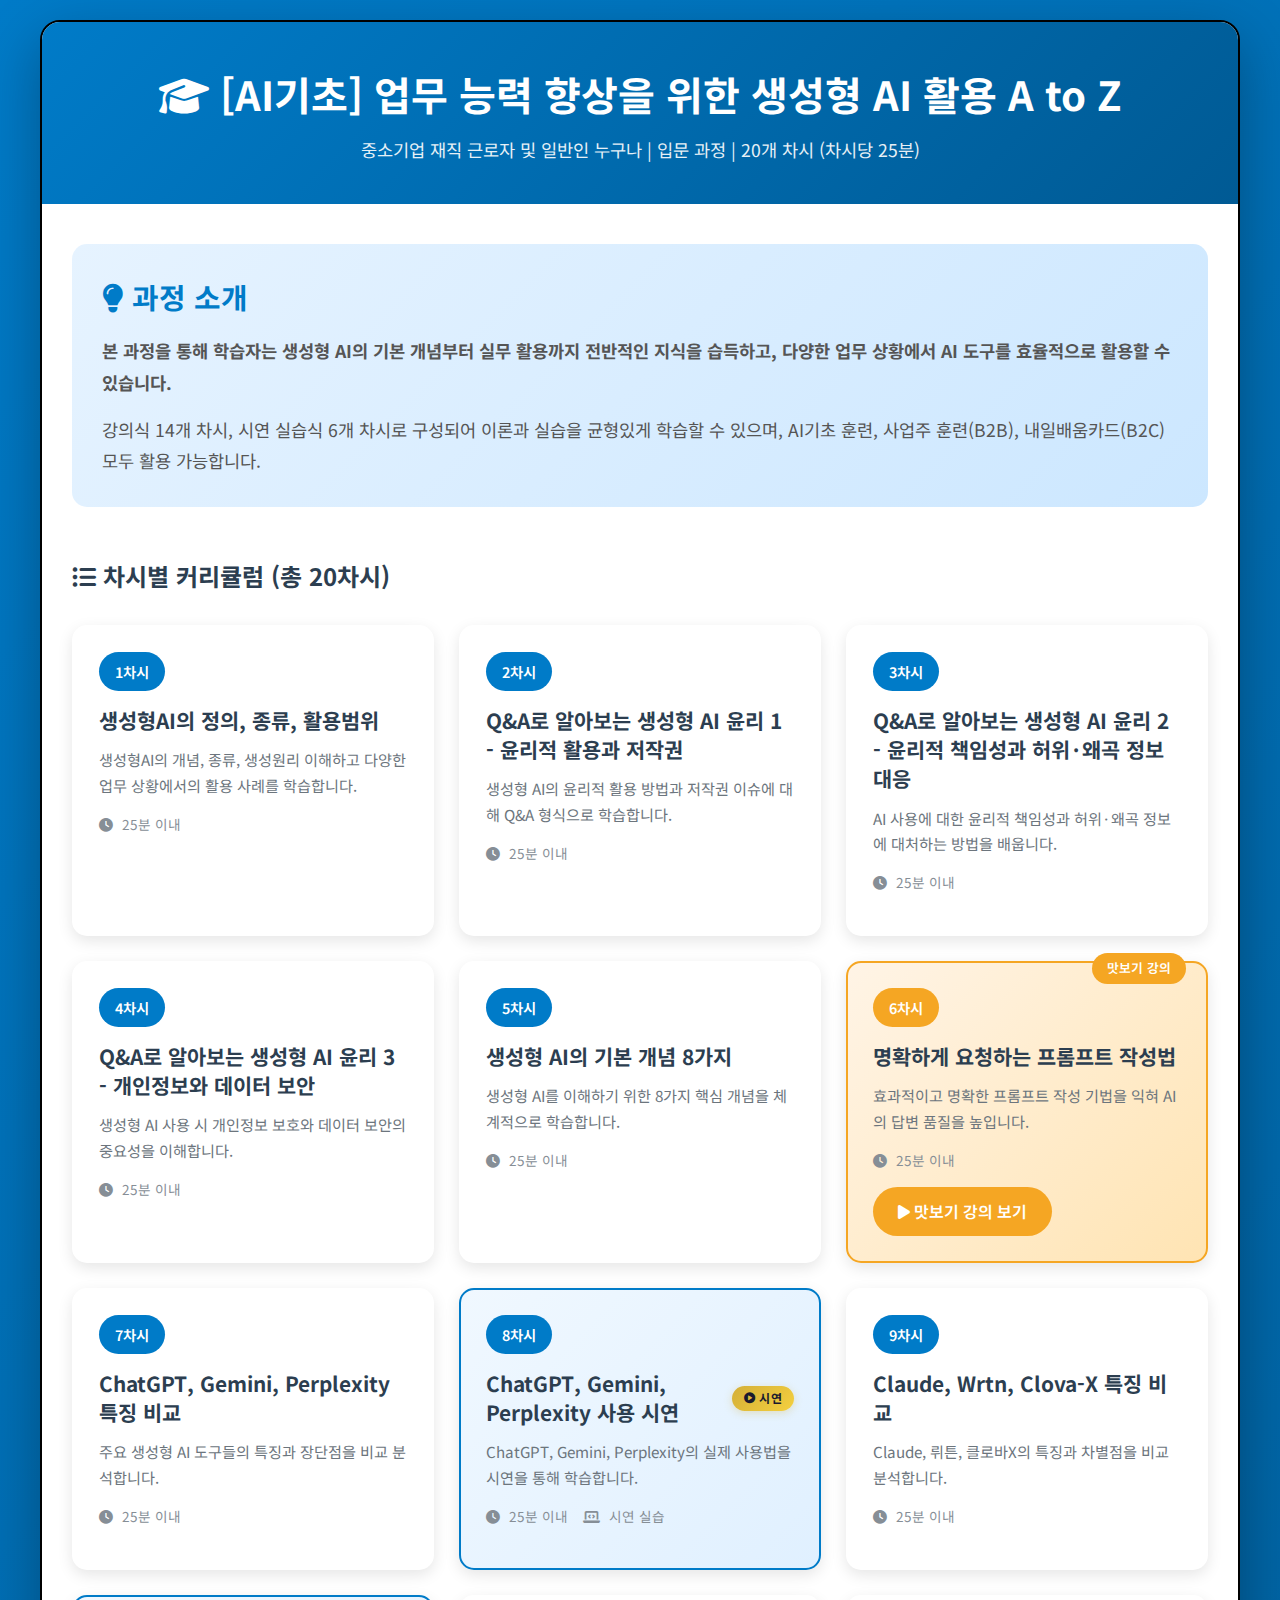
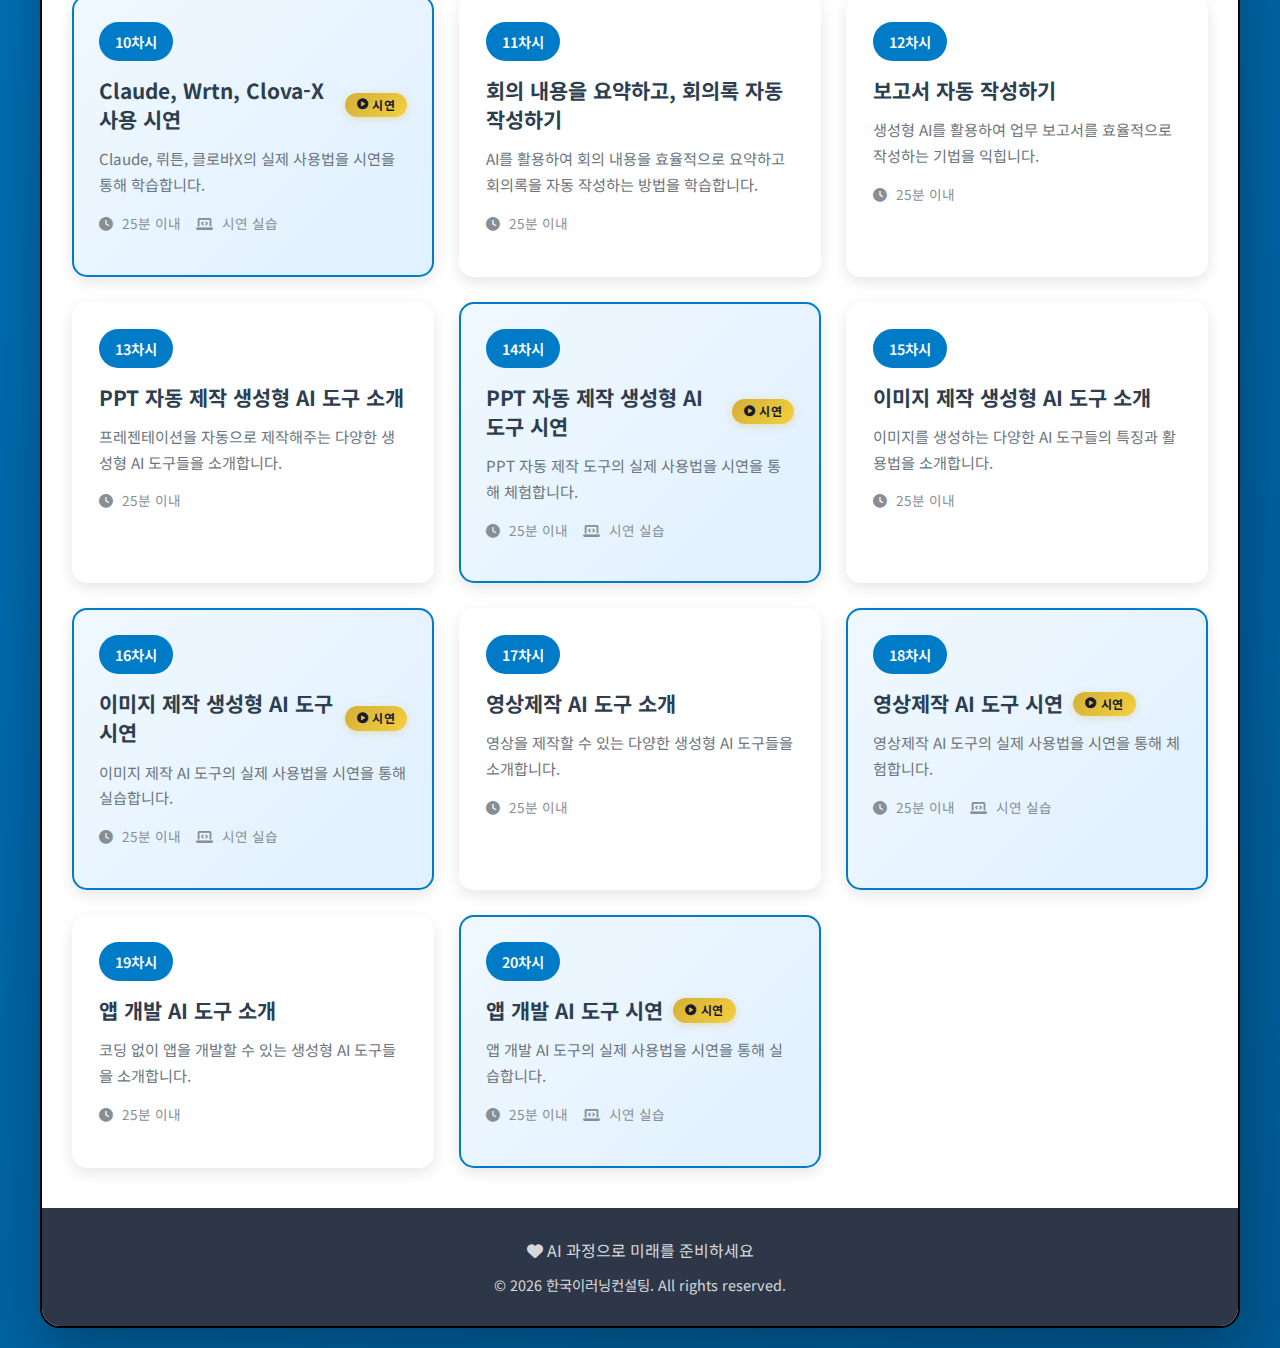
<file: index.html>
<!DOCTYPE html>
<html lang="ko">
<head>
    <meta charset="UTF-8">
    <meta name="viewport" content="width=device-width, initial-scale=1.0">
    <title>AI 과정 소개</title>
    <link href="https://fonts.googleapis.com/css2?family=Noto+Sans+KR:wght@300;400;500;600;700&display=swap" rel="stylesheet">
    <link rel="stylesheet" href="https://cdn.jsdelivr.net/npm/@fortawesome/fontawesome-free@6.4.0/css/all.min.css">
    <style>
        * {
            margin: 0;
            padding: 0;
            box-sizing: border-box;
        }

        body {
            font-family: 'Noto Sans KR', sans-serif;
            line-height: 1.6;
            color: #333;
            background: linear-gradient(135deg, #007BC8 0%, #005a94 100%);
            min-height: 100vh;
            padding: 20px;
        }

        .container {
            max-width: 1200px;
            margin: 0 auto;
            background: white;
            border-radius: 20px;
            box-shadow: 0 20px 60px rgba(0,0,0,0.3);
            overflow: hidden;
            border: 2px solid #000000;
        }

        header {
            background: linear-gradient(135deg, #007BC8 0%, #005a94 100%);
            color: white;
            padding: 40px 30px;
            text-align: center;
        }

        header h1 {
            font-size: 2.5rem;
            font-weight: 700;
            margin-bottom: 10px;
        }

        header p {
            font-size: 1.1rem;
            opacity: 0.9;
        }

        .content {
            padding: 40px 30px;
        }

        .intro-section {
            margin-bottom: 50px;
            padding: 30px;
            background: linear-gradient(135deg, #e6f3ff 0%, #cce7ff 100%);
            border-radius: 15px;
        }

        .intro-section h2 {
            color: #007BC8;
            margin-bottom: 15px;
            font-size: 1.8rem;
        }

        .intro-section p {
            font-size: 1.1rem;
            line-height: 1.8;
            color: #555;
        }

        .courses-grid {
            display: grid;
            grid-template-columns: repeat(auto-fill, minmax(300px, 1fr));
            gap: 25px;
            margin-top: 30px;
        }

        .course-card {
            background: white;
            border-radius: 15px;
            padding: 25px;
            box-shadow: 0 5px 15px rgba(0,0,0,0.1);
            transition: all 0.3s ease;
            border: 2px solid transparent;
            position: relative;
        }

        .course-card:hover {
            transform: translateY(-5px);
            box-shadow: 0 10px 30px rgba(0,0,0,0.15);
            border-color: #007BC8;
        }

        .course-card.practical {
            background: linear-gradient(135deg, #f0f8ff 0%, #e0f0ff 100%);
            border-color: #007BC8;
        }

        .course-card.preview {
            background: linear-gradient(135deg, #fff4e6 0%, #ffe4b3 100%);
            border-color: #F5A623;
        }

        .course-card.preview::before {
            content: '맛보기 강의';
            position: absolute;
            top: -10px;
            right: 20px;
            background: #F5A623;
            color: white;
            padding: 5px 15px;
            border-radius: 20px;
            font-size: 0.8rem;
            font-weight: 600;
        }

        .course-number {
            display: inline-block;
            background: #007BC8;
            color: white;
            padding: 8px 16px;
            border-radius: 25px;
            font-weight: 600;
            margin-bottom: 15px;
            font-size: 0.9rem;
        }

        .course-card.preview .course-number {
            background: #F5A623;
        }

        .course-title {
            font-size: 1.3rem;
            font-weight: 700;
            color: #2c3e50;
            margin-bottom: 12px;
            line-height: 1.4;
            display: flex;
            align-items: center;
            gap: 10px;
        }

        .demo-badge {
            display: inline-flex;
            align-items: center;
            background: linear-gradient(135deg, #d4af37 0%, #f4d03f 100%);
            color: #1a1a2e;
            padding: 4px 12px;
            border-radius: 15px;
            font-size: 0.75rem;
            font-weight: 700;
            letter-spacing: 0.5px;
            flex-shrink: 0;
            box-shadow: 0 2px 8px rgba(212, 175, 55, 0.3);
        }

        .demo-badge i {
            margin-right: 4px;
            font-size: 0.7rem;
        }

        .course-description {
            color: #6c757d;
            font-size: 0.95rem;
            line-height: 1.7;
            margin-bottom: 15px;
        }

        .course-meta {
            display: flex;
            gap: 15px;
            color: #868e96;
            font-size: 0.85rem;
            margin-bottom: 15px;
        }

        .course-meta i {
            margin-right: 5px;
        }

        .preview-button {
            display: inline-block;
            background: #F5A623;
            color: white;
            padding: 12px 25px;
            border-radius: 25px;
            text-decoration: none;
            font-weight: 600;
            transition: all 0.3s ease;
            border: none;
            cursor: pointer;
            font-size: 1rem;
        }

        .preview-button:hover {
            background: #e09517;
            transform: scale(1.05);
            box-shadow: 0 5px 15px rgba(245, 166, 35, 0.4);
        }

        .course-status {
            display: inline-block;
            padding: 8px 15px;
            background: #e9ecef;
            color: #666;
            border-radius: 20px;
            font-size: 0.85rem;
        }

        footer {
            background: #2d3748;
            color: white;
            text-align: center;
            padding: 30px;
        }

        footer p {
            opacity: 0.8;
        }

        @media (max-width: 768px) {
            header h1 {
                font-size: 1.5rem;
            }

            header p {
                font-size: 0.9rem;
            }

            .courses-grid {
                grid-template-columns: 1fr;
            }

            .content {
                padding: 30px 20px;
            }

            .course-title {
                font-size: 1.1rem;
                flex-wrap: wrap;
            }

            .demo-badge {
                font-size: 0.7rem;
                padding: 3px 10px;
            }
        }
    </style>
</head>
<body>
    <div class="container">
        <header>
            <h1><i class="fas fa-graduation-cap"></i> [AI기초] 업무 능력 향상을 위한 생성형 AI 활용 A to Z</h1>
            <p>중소기업 재직 근로자 및 일반인 누구나 | 입문 과정 | 20개 차시 (차시당 25분)</p>
        </header>

        <div class="content">
            <div class="intro-section">
                <h2><i class="fas fa-lightbulb"></i> 과정 소개</h2>
                <p>
                    <strong>본 과정을 통해 학습자는 생성형 AI의 기본 개념부터 실무 활용까지 전반적인 지식을 습득하고, 다양한 업무 상황에서 AI 도구를 효율적으로 활용할 수 있습니다.</strong>
                </p>
                <p style="margin-top: 15px;">
                    강의식 14개 차시, 시연 실습식 6개 차시로 구성되어 이론과 실습을 균형있게 학습할 수 있으며, 
                    AI기초 훈련, 사업주 훈련(B2B), 내일배움카드(B2C) 모두 활용 가능합니다.
                </p>
            </div>

            <h2 style="margin-bottom: 20px; color: #2c3e50; font-weight: 700;"><i class="fas fa-list-ul"></i> 차시별 커리큘럼 (총 20차시)</h2>
            
            <div class="courses-grid">
                <!-- 1차시 -->
                <div class="course-card">
                    <span class="course-number">1차시</span>
                    <h3 class="course-title">생성형AI의 정의, 종류, 활용범위</h3>
                    <p class="course-description">
                        생성형AI의 개념, 종류, 생성원리 이해하고 다양한 업무 상황에서의 활용 사례를 학습합니다.
                    </p>
                    <div class="course-meta">
                        <span><i class="fas fa-clock"></i> 25분 이내</span>
                    </div>
                </div>

                <!-- 2차시 -->
                <div class="course-card">
                    <span class="course-number">2차시</span>
                    <h3 class="course-title">Q&A로 알아보는 생성형 AI 윤리 1 - 윤리적 활용과 저작권</h3>
                    <p class="course-description">
                        생성형 AI의 윤리적 활용 방법과 저작권 이슈에 대해 Q&A 형식으로 학습합니다.
                    </p>
                    <div class="course-meta">
                        <span><i class="fas fa-clock"></i> 25분 이내</span>
                    </div>
                </div>

                <!-- 3차시 -->
                <div class="course-card">
                    <span class="course-number">3차시</span>
                    <h3 class="course-title">Q&A로 알아보는 생성형 AI 윤리 2 - 윤리적 책임성과 허위·왜곡 정보 대응</h3>
                    <p class="course-description">
                        AI 사용에 대한 윤리적 책임성과 허위·왜곡 정보에 대처하는 방법을 배웁니다.
                    </p>
                    <div class="course-meta">
                        <span><i class="fas fa-clock"></i> 25분 이내</span>
                    </div>
                </div>

                <!-- 4차시 -->
                <div class="course-card">
                    <span class="course-number">4차시</span>
                    <h3 class="course-title">Q&A로 알아보는 생성형 AI 윤리 3 - 개인정보와 데이터 보안</h3>
                    <p class="course-description">
                        생성형 AI 사용 시 개인정보 보호와 데이터 보안의 중요성을 이해합니다.
                    </p>
                    <div class="course-meta">
                        <span><i class="fas fa-clock"></i> 25분 이내</span>
                    </div>
                </div>

                <!-- 5차시 -->
                <div class="course-card">
                    <span class="course-number">5차시</span>
                    <h3 class="course-title">생성형 AI의 기본 개념 8가지</h3>
                    <p class="course-description">
                        생성형 AI를 이해하기 위한 8가지 핵심 개념을 체계적으로 학습합니다.
                    </p>
                    <div class="course-meta">
                        <span><i class="fas fa-clock"></i> 25분 이내</span>
                    </div>
                </div>

                <!-- 6차시 - 맛보기 강의 -->
                <div class="course-card preview">
                    <span class="course-number">6차시</span>
                    <h3 class="course-title">명확하게 요청하는 프롬프트 작성법</h3>
                    <p class="course-description">
                        효과적이고 명확한 프롬프트 작성 기법을 익혀 AI의 답변 품질을 높입니다.
                    </p>
                    <div class="course-meta">
                        <span><i class="fas fa-clock"></i> 25분 이내</span>
                    </div>
                    <a href="https://comjunynara.github.io/aicourse/06/01.html" 
                       target="_blank" 
                       class="preview-button">
                        <i class="fas fa-play"></i> 맛보기 강의 보기
                    </a>
                </div>

                <!-- 7차시 -->
                <div class="course-card">
                    <span class="course-number">7차시</span>
                    <h3 class="course-title">ChatGPT, Gemini, Perplexity 특징 비교</h3>
                    <p class="course-description">
                        주요 생성형 AI 도구들의 특징과 장단점을 비교 분석합니다.
                    </p>
                    <div class="course-meta">
                        <span><i class="fas fa-clock"></i> 25분 이내</span>
                    </div>
                </div>

                <!-- 8차시 -->
                <div class="course-card practical">
                    <span class="course-number">8차시</span>
                    <h3 class="course-title">
                        ChatGPT, Gemini, Perplexity 사용 시연
                        <span class="demo-badge"><i class="fas fa-play-circle"></i>시연</span>
                    </h3>
                    <p class="course-description">
                        ChatGPT, Gemini, Perplexity의 실제 사용법을 시연을 통해 학습합니다.
                    </p>
                    <div class="course-meta">
                        <span><i class="fas fa-clock"></i> 25분 이내</span>
                        <span><i class="fas fa-laptop-code"></i> 시연 실습</span>
                    </div>
                </div>

                <!-- 9차시 -->
                <div class="course-card">
                    <span class="course-number">9차시</span>
                    <h3 class="course-title">Claude, Wrtn, Clova-X 특징 비교</h3>
                    <p class="course-description">
                        Claude, 뤼튼, 클로바X의 특징과 차별점을 비교 분석합니다.
                    </p>
                    <div class="course-meta">
                        <span><i class="fas fa-clock"></i> 25분 이내</span>
                    </div>
                </div>

                <!-- 10차시 -->
                <div class="course-card practical">
                    <span class="course-number">10차시</span>
                    <h3 class="course-title">
                        Claude, Wrtn, Clova-X 사용 시연
                        <span class="demo-badge"><i class="fas fa-play-circle"></i>시연</span>
                    </h3>
                    <p class="course-description">
                        Claude, 뤼튼, 클로바X의 실제 사용법을 시연을 통해 학습합니다.
                    </p>
                    <div class="course-meta">
                        <span><i class="fas fa-clock"></i> 25분 이내</span>
                        <span><i class="fas fa-laptop-code"></i> 시연 실습</span>
                    </div>
                </div>

                <!-- 11차시 -->
                <div class="course-card">
                    <span class="course-number">11차시</span>
                    <h3 class="course-title">회의 내용을 요약하고, 회의록 자동 작성하기</h3>
                    <p class="course-description">
                        AI를 활용하여 회의 내용을 효율적으로 요약하고 회의록을 자동 작성하는 방법을 학습합니다.
                    </p>
                    <div class="course-meta">
                        <span><i class="fas fa-clock"></i> 25분 이내</span>
                    </div>
                </div>

                <!-- 12차시 -->
                <div class="course-card">
                    <span class="course-number">12차시</span>
                    <h3 class="course-title">보고서 자동 작성하기</h3>
                    <p class="course-description">
                        생성형 AI를 활용하여 업무 보고서를 효율적으로 작성하는 기법을 익힙니다.
                    </p>
                    <div class="course-meta">
                        <span><i class="fas fa-clock"></i> 25분 이내</span>
                    </div>
                </div>

                <!-- 13차시 -->
                <div class="course-card">
                    <span class="course-number">13차시</span>
                    <h3 class="course-title">PPT 자동 제작 생성형 AI 도구 소개</h3>
                    <p class="course-description">
                        프레젠테이션을 자동으로 제작해주는 다양한 생성형 AI 도구들을 소개합니다.
                    </p>
                    <div class="course-meta">
                        <span><i class="fas fa-clock"></i> 25분 이내</span>
                    </div>
                </div>

                <!-- 14차시 -->
                <div class="course-card practical">
                    <span class="course-number">14차시</span>
                    <h3 class="course-title">
                        PPT 자동 제작 생성형 AI 도구 시연
                        <span class="demo-badge"><i class="fas fa-play-circle"></i>시연</span>
                    </h3>
                    <p class="course-description">
                        PPT 자동 제작 도구의 실제 사용법을 시연을 통해 체험합니다.
                    </p>
                    <div class="course-meta">
                        <span><i class="fas fa-clock"></i> 25분 이내</span>
                        <span><i class="fas fa-laptop-code"></i> 시연 실습</span>
                    </div>
                </div>

                <!-- 15차시 -->
                <div class="course-card">
                    <span class="course-number">15차시</span>
                    <h3 class="course-title">이미지 제작 생성형 AI 도구 소개</h3>
                    <p class="course-description">
                        이미지를 생성하는 다양한 AI 도구들의 특징과 활용법을 소개합니다.
                    </p>
                    <div class="course-meta">
                        <span><i class="fas fa-clock"></i> 25분 이내</span>
                    </div>
                </div>

                <!-- 16차시 -->
                <div class="course-card practical">
                    <span class="course-number">16차시</span>
                    <h3 class="course-title">
                        이미지 제작 생성형 AI 도구 시연
                        <span class="demo-badge"><i class="fas fa-play-circle"></i>시연</span>
                    </h3>
                    <p class="course-description">
                        이미지 제작 AI 도구의 실제 사용법을 시연을 통해 실습합니다.
                    </p>
                    <div class="course-meta">
                        <span><i class="fas fa-clock"></i> 25분 이내</span>
                        <span><i class="fas fa-laptop-code"></i> 시연 실습</span>
                    </div>
                </div>

                <!-- 17차시 -->
                <div class="course-card">
                    <span class="course-number">17차시</span>
                    <h3 class="course-title">영상제작 AI 도구 소개</h3>
                    <p class="course-description">
                        영상을 제작할 수 있는 다양한 생성형 AI 도구들을 소개합니다.
                    </p>
                    <div class="course-meta">
                        <span><i class="fas fa-clock"></i> 25분 이내</span>
                    </div>
                </div>

                <!-- 18차시 -->
                <div class="course-card practical">
                    <span class="course-number">18차시</span>
                    <h3 class="course-title">
                        영상제작 AI 도구 시연
                        <span class="demo-badge"><i class="fas fa-play-circle"></i>시연</span>
                    </h3>
                    <p class="course-description">
                        영상제작 AI 도구의 실제 사용법을 시연을 통해 체험합니다.
                    </p>
                    <div class="course-meta">
                        <span><i class="fas fa-clock"></i> 25분 이내</span>
                        <span><i class="fas fa-laptop-code"></i> 시연 실습</span>
                    </div>
                </div>

                <!-- 19차시 -->
                <div class="course-card">
                    <span class="course-number">19차시</span>
                    <h3 class="course-title">앱 개발 AI 도구 소개</h3>
                    <p class="course-description">
                        코딩 없이 앱을 개발할 수 있는 생성형 AI 도구들을 소개합니다.
                    </p>
                    <div class="course-meta">
                        <span><i class="fas fa-clock"></i> 25분 이내</span>
                    </div>
                </div>

                <!-- 20차시 -->
                <div class="course-card practical">
                    <span class="course-number">20차시</span>
                    <h3 class="course-title">
                        앱 개발 AI 도구 시연
                        <span class="demo-badge"><i class="fas fa-play-circle"></i>시연</span>
                    </h3>
                    <p class="course-description">
                        앱 개발 AI 도구의 실제 사용법을 시연을 통해 실습합니다.
                    </p>
                    <div class="course-meta">
                        <span><i class="fas fa-clock"></i> 25분 이내</span>
                        <span><i class="fas fa-laptop-code"></i> 시연 실습</span>
                    </div>
                </div>
            </div>
        </div>

        <footer>
            <p><i class="fas fa-heart"></i> AI 과정으로 미래를 준비하세요</p>
            <p style="margin-top: 10px; font-size: 0.9rem;">© 2026 한국이러닝컨설팅. All rights reserved.</p>
        </footer>
    </div>

    <script>
        // 맛보기 강의 버튼 클릭 이벤트
        document.querySelector('.preview-button').addEventListener('click', function(e) {
            // 새 탭에서 열기 전 확인
            console.log('맛보기 강의 페이지로 이동합니다.');
        });

        // 카드 호버 효과 강화
        const cards = document.querySelectorAll('.course-card');
        cards.forEach(card => {
            card.addEventListener('mouseenter', function() {
                this.style.transform = 'translateY(-5px) scale(1.02)';
            });
            
            card.addEventListener('mouseleave', function() {
                this.style.transform = 'translateY(0) scale(1)';
            });
        });
    </script>
</body>
</html>
</file>
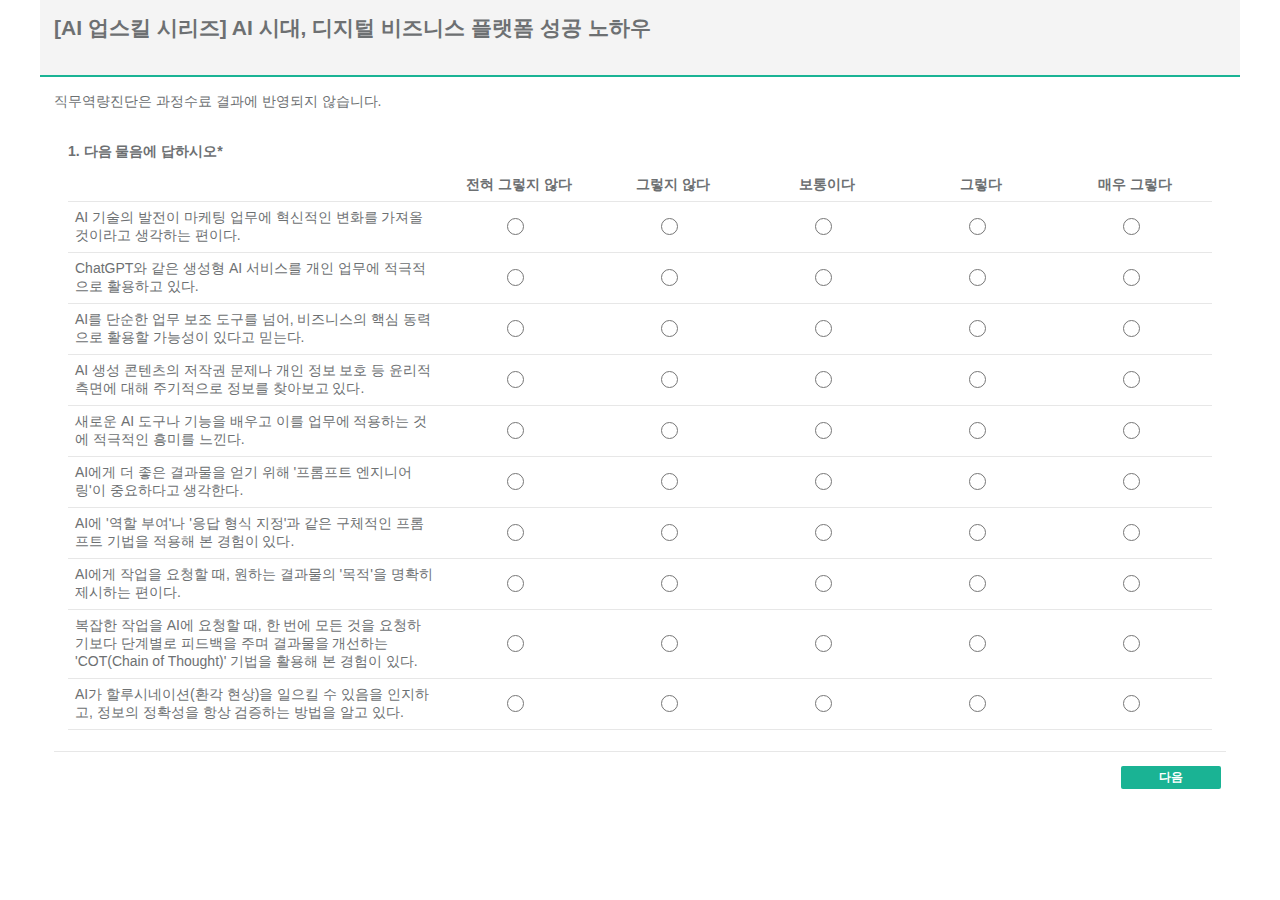
<file: CompetencyTest/index.html>
<!doctype html><html lang="ko"><head><meta charset="utf-8"/><link rel="icon" href="./favicon.ico"/><meta name="viewport" content="width=device-width,initial-scale=1"/><meta name="theme-color" content="#000000"/><meta name="description" content="역량진단"/><link rel="manifest" href="./manifest.json"/><title>React App</title><link href="./static/css/2.2c0faa94.chunk.css" rel="stylesheet"><link href="./static/css/main.cfe6ecce.chunk.css" rel="stylesheet"></head><body><noscript>You need to enable JavaScript to run this app.</noscript><div id="root"></div><script>!function(e){function t(t){for(var n,l,c=t[0],p=t[1],f=t[2],a=0,s=[];a<c.length;a++)l=c[a],Object.prototype.hasOwnProperty.call(o,l)&&o[l]&&s.push(o[l][0]),o[l]=0;for(n in p)Object.prototype.hasOwnProperty.call(p,n)&&(e[n]=p[n]);for(i&&i(t);s.length;)s.shift()();return u.push.apply(u,f||[]),r()}function r(){for(var e,t=0;t<u.length;t++){for(var r=u[t],n=!0,c=1;c<r.length;c++){var p=r[c];0!==o[p]&&(n=!1)}n&&(u.splice(t--,1),e=l(l.s=r[0]))}return e}var n={},o={1:0},u=[];function l(t){if(n[t])return n[t].exports;var r=n[t]={i:t,l:!1,exports:{}};return e[t].call(r.exports,r,r.exports,l),r.l=!0,r.exports}l.m=e,l.c=n,l.d=function(e,t,r){l.o(e,t)||Object.defineProperty(e,t,{enumerable:!0,get:r})},l.r=function(e){"undefined"!=typeof Symbol&&Symbol.toStringTag&&Object.defineProperty(e,Symbol.toStringTag,{value:"Module"}),Object.defineProperty(e,"__esModule",{value:!0})},l.t=function(e,t){if(1&t&&(e=l(e)),8&t)return e;if(4&t&&"object"==typeof e&&e&&e.__esModule)return e;var r=Object.create(null);if(l.r(r),Object.defineProperty(r,"default",{enumerable:!0,value:e}),2&t&&"string"!=typeof e)for(var n in e)l.d(r,n,function(t){return e[t]}.bind(null,n));return r},l.n=function(e){var t=e&&e.__esModule?function(){return e.default}:function(){return e};return l.d(t,"a",t),t},l.o=function(e,t){return Object.prototype.hasOwnProperty.call(e,t)},l.p="./";var c=this["webpackJsonpcompetency-test"]=this["webpackJsonpcompetency-test"]||[],p=c.push.bind(c);c.push=t,c=c.slice();for(var f=0;f<c.length;f++)t(c[f]);var i=p;r()}([])</script><script src="./static/js/2.cad67fdf.chunk.js"></script><script src="./static/js/main.162ef6fe.chunk.js"></script></body></html>
</file>
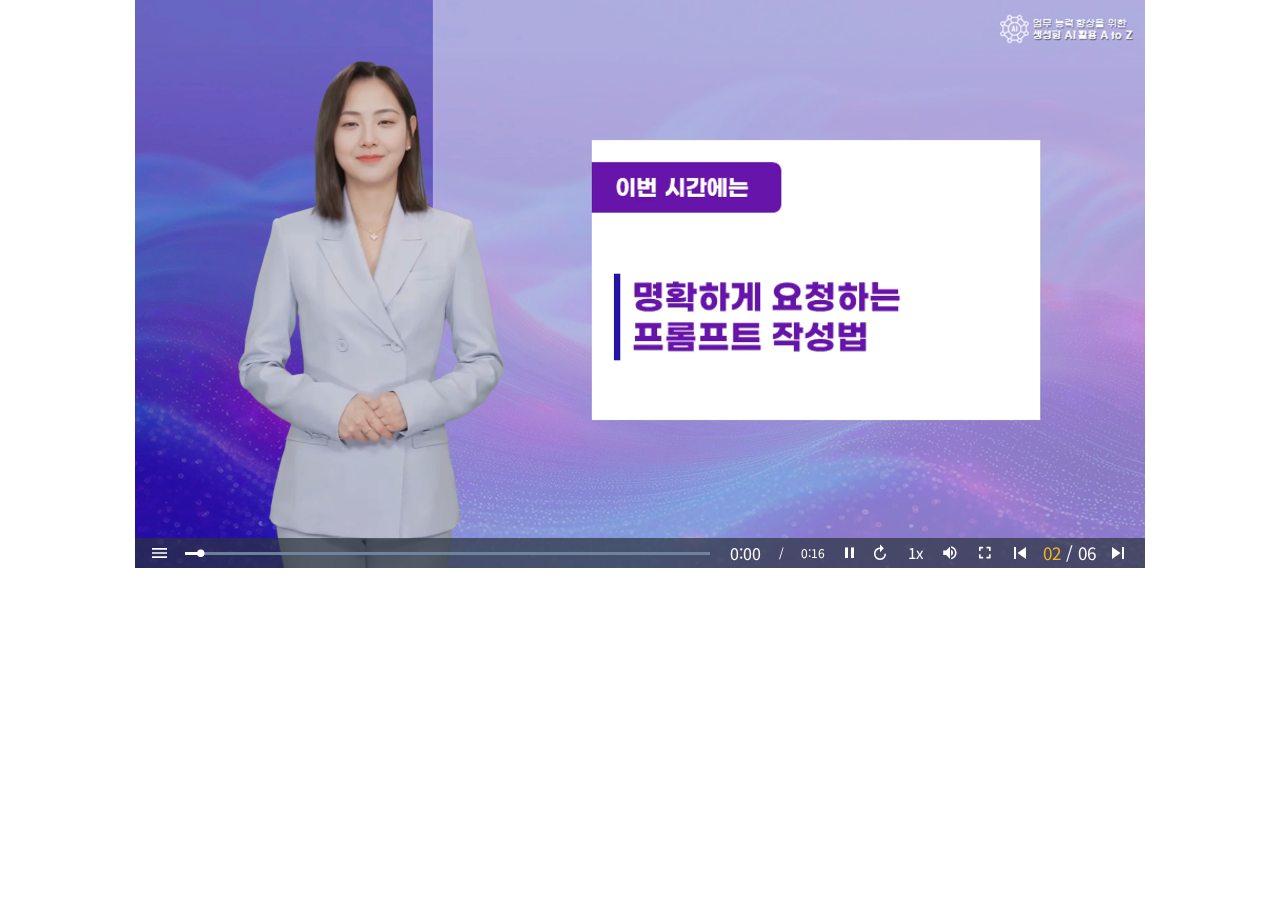
<file: 06/02.html>
<!DOCTYPE html>
<html lang="ko">

<head>
    <meta charset="UTF-8" />
    <meta name="viewport" content="width=device-width, initial-scale=1" />
    <meta http-equiv="X-UA-Compatible" content="ie=edge" />
    <title>Document</title>
    <style></style>
    <script src="../common/lib/fontawesome/all.min.js"></script>
    <script src="../common/lib/screenfull.js"></script>
    <link rel="stylesheet" href="../common/lib/video-js/video-js.css" />
    <link rel="stylesheet" href="../common/lib/bulma-0.8.0/bulma.css" />
    <link rel="stylesheet" href="../common/lib/animate.css" />
    <link rel="stylesheet" href="../common/lib/video-overlay.css" />
    <link rel="stylesheet" href="../common/css/font.css" />
    <link rel="stylesheet" href="../common/css/style.css" />
    <link rel="stylesheet" href="../common/css/opinion.css" />
    <link rel="stylesheet" href="../common/css/quiz.css" />
    <link rel="stylesheet" href="../common/css/summary.css" />
    <style></style>
</head>

<body>
    <main>
        <div class="video-wrap">
            <div class="video-dim is-overlay"></div>
            <aside class="menu" id="side-menu">
                <div class="side-menu-inner-wrap">
                    <div class="menu-title">
                        <h2>INDEX</h2>
                    </div>
    
                    <div class="menu-content-wrap"></div>
                </div>
            </aside>
            <div class="content-wrap"></div>
        </div>

        <div id="modal-map" class="modal custom-modal modal-chapter">
            <div class="modal-background"></div>
            <div class="modal-content">
                <div id="map-chapter-list" class="box">
                    <ul class="chapter-list modal-list"></ul>
                </div>
            </div>
            <button class="modal-close is-large" aria-label="close"></button>
        </div>
        
        <!-- 역량진단 바로가기 -->
        <div id="modal-competency-test" class="modal custom-modal">
            <div class="modal-background"></div>
            <div class="modal-content"></div>
            <button class="modal-close is-large" aria-label="close"></button>
        </div>

        <div id="modal-opinion" class="modal custom-modal">
            <div class="modal-background"></div>
            <div class="modal-content">
                <!-- content -->
                <div id="opinion-modal-content" class="box">
                    <p>modal content here</p>
                </div>
                <!-- end content -->
            </div>
            <button class="modal-close is-large" aria-label="close"></button>
        </div>
        <div id="modal-opinion-alert" class="modal custom-modal">
            <div class="modal-background"></div>
            <div class="modal-content is-huge has-text-centered">
                <div class="modal-content">
                    <div class="box is-flex">
                        <p class="comment"></p>
                    </div>
                </div>
            </div>
        </div>
    </main>

    <!-- Minified version of `es6-promise-auto` below. -->
    <script src="../common/lib/es6-promise.min.js"></script>
    <script src="../common/lib/es6-promise.auto.min.js"></script>

    <script src="../common/lib/js.cookie-2.2.1.min.js"></script>

    <script src="../data/config.js"></script>
    <script src="../data/data.js"></script>
    <script src="../common/js/content_init.js"></script>
    <script src="../common/lib/jquery/jquery.min.js"></script>
    <script src="../common/lib/video-js/video.js"></script>
    <script src="../common/js/module_video.js"></script>
    <script src="../common/js/application.js"></script>
    <script src="../common/js/quiz.js"></script>
    <script src="../common/js/summary.js"></script>
</body>

</html>
</file>
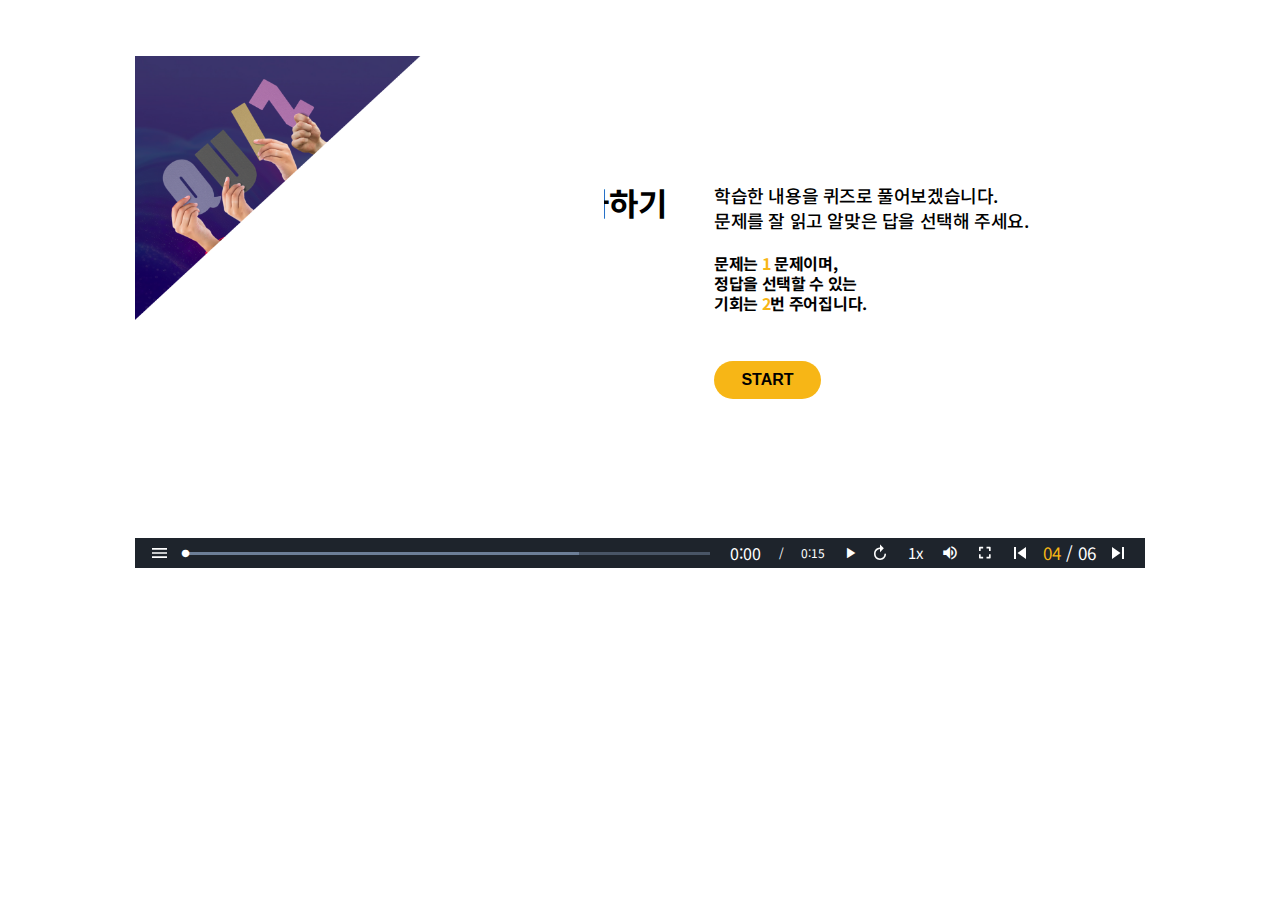
<file: 06/04.html>
<!DOCTYPE html>
<html lang="ko">

<head>
    <meta charset="UTF-8" />
    <meta name="viewport" content="width=device-width, initial-scale=1" />
    <meta http-equiv="X-UA-Compatible" content="ie=edge" />
    <title>Document</title>
    <style></style>
    <script src="../common/lib/fontawesome/all.min.js"></script>
    <script src="../common/lib/screenfull.js"></script>
    <link rel="stylesheet" href="../common/lib/video-js/video-js.css" />
    <link rel="stylesheet" href="../common/lib/bulma-0.8.0/bulma.css" />
    <link rel="stylesheet" href="../common/lib/animate.css" />
    <link rel="stylesheet" href="../common/lib/video-overlay.css" />
    <link rel="stylesheet" href="../common/css/font.css" />
    <link rel="stylesheet" href="../common/css/style.css" />
    <link rel="stylesheet" href="../common/css/opinion.css" />
    <link rel="stylesheet" href="../common/css/quiz.css" />
    <link rel="stylesheet" href="../common/css/summary.css" />
    <style></style>
</head>

<body>
    <main>
        <div class="video-wrap">
            <div class="video-dim is-overlay"></div>
            <aside class="menu" id="side-menu">
                <div class="side-menu-inner-wrap">
                    <div class="menu-title">
                        <h2>INDEX</h2>
                    </div>
    
                    <div class="menu-content-wrap"></div>
                </div>
            </aside>
            <div class="content-wrap"></div>
        </div>

        <div id="modal-map" class="modal custom-modal modal-chapter">
            <div class="modal-background"></div>
            <div class="modal-content">
                <div id="map-chapter-list" class="box">
                    <ul class="chapter-list modal-list"></ul>
                </div>
            </div>
            <button class="modal-close is-large" aria-label="close"></button>
        </div>

        <!-- 역량진단 바로가기 -->
        <div id="modal-competency-test" class="modal custom-modal">
            <div class="modal-background"></div>
            <div class="modal-content"></div>
            <button class="modal-close is-large" aria-label="close"></button>
        </div>

        <div id="modal-opinion" class="modal custom-modal">
            <div class="modal-background"></div>
            <div class="modal-content">
                <!-- content -->
                <div id="opinion-modal-content" class="box">
                    <p>modal content here</p>
                </div>
                <!-- end content -->
            </div>
            <button class="modal-close is-large" aria-label="close"></button>
        </div>
        <div id="modal-opinion-alert" class="modal custom-modal">
            <div class="modal-background"></div>
            <div class="modal-content is-huge has-text-centered">
                <div class="modal-content">
                    <div class="box is-flex">
                        <p class="comment"></p>
                    </div>
                </div>
            </div>
        </div>
    </main>

    <!-- Minified version of `es6-promise-auto` below. -->
    <script src="../common/lib/es6-promise.min.js"></script>
    <script src="../common/lib/es6-promise.auto.min.js"></script>

    <script src="../common/lib/js.cookie-2.2.1.min.js"></script>

    <script src="../data/config.js"></script>
    <script src="../data/data.js"></script>
    <script src="../common/js/content_init.js"></script>
    <script src="../common/lib/jquery/jquery.min.js"></script>
    <script src="../common/lib/video-js/video.js"></script>
    <script src="../common/js/module_video.js"></script>
    <script src="../common/js/application.js"></script>
    <script src="../common/js/quiz.js"></script>
    <script src="../common/js/summary.js"></script>
</body>

</html>
</file>
<file: CompetencyTest/static/css/2.2c0faa94.chunk.css>
@charset "UTF-8";
/*!
 * surveyjs - Survey JavaScript library v1.5.13
 * Copyright (c) 2015-2020 Devsoft Baltic OÜ  - http://surveyjs.io/
 * License: MIT (http://www.opensource.org/licenses/mit-license.php)
 */.sv_main.sv_frame .sv_container{max-width:80%;margin:auto;padding:0 1em}.sv_main.sv_frame .sv_container .sv_header{padding-top:5em;padding-bottom:1em}.sv_main{background-color:#f4f4f4}.sv_main hr{border-bottom:1px solid #e7e7e7}.sv_main button,.sv_main input[type=button]{color:#fff;background-color:#1ab394}.sv_main button:hover,.sv_main input[type=button]:hover{background-color:#179d82}.sv_main .sv_q_dropdown_control,.sv_main .sv_q_other input,.sv_main .sv_q_text_root,.sv_main input:not([type=button]):not([type=reset]):not([type=submit]):not([type=image]):not([type=checkbox]):not([type=radio]),.sv_main select,.sv_main textarea{border:1px solid #e7e7e7;color:#6d7072;background-color:#fff}.sv_main .sv_q_dropdown_control:focus,.sv_main .sv_q_other input:focus,.sv_main .sv_q_text_root:focus,.sv_main input:not([type=button]):not([type=reset]):not([type=submit]):not([type=image]):not([type=checkbox]):not([type=radio]):focus,.sv_main select:focus,.sv_main textarea:focus{border:1px solid #1ab394}.sv_main .sv_select_wrapper{background-color:#fff}.sv_main .sv_select_wrapper:before{background-color:#1ab394}.sv_main .sv_header{color:#6d7072}.sv_main .sv_custom_header{background-color:#e7e7e7}.sv_main .sv_container{color:#6d7072}.sv_main .sv_body{background-color:#fff;border-top:2px solid #1ab394}.sv_main .sv_progress{background-color:#e7e7e7;margin-bottom:2em}.sv_main .sv_progress_bar{background-color:#1ab394}.sv_main .sv_p_root>.sv_row{border-bottom:1px solid #e7e7e7}.sv_main .sv_p_root>.sv_row:nth-child(odd){background-color:#fff}.sv_main .sv_p_root>.sv_row:nth-child(2n){background-color:#f4f4f4}.sv_main .sv_q_erbox:not([style*="display: none"]):not([style*="display:none"]){border:1px solid #ed5565;background-color:#fcdfe2;color:#ed5565}.sv_main .sv_q_erbox:not([style*="display: none"]):not([style*="display:none"])+.sv_select_wrapper select,.sv_main .sv_q_erbox:not([style*="display: none"]):not([style*="display:none"])+input,.sv_main .sv_q_erbox:not([style*="display: none"]):not([style*="display:none"])+textarea{border:1px solid #ed5565}.sv_main .sv_q_erbox:not([style*="display: none"]):not([style*="display:none"])+.sv_select_wrapper select:focus,.sv_main .sv_q_erbox:not([style*="display: none"]):not([style*="display:none"])+input:focus,.sv_main .sv_q_erbox:not([style*="display: none"]):not([style*="display:none"])+textarea:focus{outline:5px auto #ed5565}.sv_main table.sv_q_matrix_dropdown tr,.sv_main table.sv_q_matrix_dynamic tr,.sv_main table.sv_q_matrix tr{border-bottom:1px solid #e7e7e7}.sv_main .sv_q_m_cell_selected{color:#fff;background-color:#179d82}.sv_main .sv_q_rating_item.active .sv_q_rating_item_text{background-color:#179d82;border-color:#179d82;color:#fff}.sv_main .sv_q_rating_item .sv_q_rating_item_text{border:1px solid #e7e7e7}.sv_main .sv_q_rating_item .sv_q_rating_item_text:hover{border:1px solid #179d82}.sv_main .sv_q_imgsel.checked label>div{background-color:#1ab394}.sv_main .sv_q_file_remove:hover{color:#1ab394}.sv_main .sv-boolean__switch{background-color:#1ab394}.sv_main .sv-boolean__slider{background-color:#fff}.sv_main .sv-boolean__label--disabled{color:rgba(64,64,64,.5)}.sv_main{position:relative;width:100%;font-family:"Segoe UI","Helvetica Neue",Helvetica,Arial,sans-serif;font-size:14px}.sv_main hr{border:none}.sv_main button,.sv_main input[type=button]{font-size:.85em;font-weight:700;line-height:2em;border:none;min-width:100px;cursor:pointer;padding:0 2em;border-radius:2px}.sv_main .sv_custom_header{position:absolute;width:100%;height:74%;max-height:275px}.sv_main .sv_container{position:relative}.sv_main .sv_container .sv_header{padding:1em}.sv_main .sv_container .sv_header h3{font-size:2em;font-weight:300;margin:0}.sv_main .sv_container .sv_body{padding:1em 1em 1.6428em}.sv_main .sv_container .sv_body.sv_completed_page{text-align:center;padding:5em 1em}.sv_main .sv_container .sv_body.sv_completed_page>h3{margin:0;font-size:30px;font-weight:300}.sv_main .sv_container .sv_body .sv_progress{height:.3em}.sv_main .sv_container .sv_body .sv_progress .sv_progress_bar{height:100%;min-width:100px;position:relative;margin-top:2em}.sv_main .sv_container .sv_body .sv_progress .sv_progress_bar>span{position:absolute;top:-1.5em;display:inline-block;white-space:nowrap}.sv_main .sv_container .sv_body .sv_p_root .sv_page_title{font-size:1em;margin-top:.1em;font-weight:400}.sv_main .sv_container .sv_body .sv_p_root .sv_p_title{font-weight:700;font-size:1.15em;margin:1.5em 0 0}.sv_main .sv_container .sv_body .sv_p_root>.sv_row{padding:0}.sv_main .sv_container .sv_body .sv_p_root .sv_q_title{font-weight:700;font-size:1em;margin:.5em 0}.sv_main .sv_container .sv_body .sv_p_root .sv_q_description{margin-top:-.6em;min-height:.6em}.sv_main .sv_container .sv_body .sv_p_root .sv_q_flow .sv_q_checkbox_inline,.sv_main .sv_container .sv_body .sv_p_root .sv_q_flow .sv_q_imagepicker_inline,.sv_main .sv_container .sv_body .sv_p_root .sv_q_flow .sv_q_radiogroup_inline{line-height:2em;display:inline-block}.sv_main .sv_container .sv_body .sv_p_root .sv_q{padding:.5em 1em 1.5em;box-sizing:border-box;overflow:auto}.sv_main .sv_container .sv_body .sv_p_root .sv_q .sv_panel_dynamic .sv_q_title{font-weight:400}.sv_main .sv_container .sv_body .sv_p_root .sv_q .sv_panel_dynamic .sv-paneldynamic__progress-container{position:relative;margin-right:250px;margin-left:40px;margin-top:10px}.sv_main .sv_container .sv_body .sv_p_root .sv_q .sv_q_erbox:not([style*="display: none"]):not([style*="display:none"]){margin:1em 0;padding:1em}.sv_main .sv_container .sv_body .sv_p_root .sv_q .sv_q_dropdown_control,.sv_main .sv_container .sv_body .sv_p_root .sv_q .sv_q_other input,.sv_main .sv_container .sv_body .sv_p_root .sv_q .sv_q_text_root,.sv_main .sv_container .sv_body .sv_p_root .sv_q input:not([type=button]):not([type=reset]):not([type=submit]):not([type=image]):not([type=checkbox]):not([type=radio]),.sv_main .sv_container .sv_body .sv_p_root .sv_q select,.sv_main .sv_container .sv_body .sv_p_root .sv_q textarea{position:relative;width:100%;box-sizing:border-box;font-size:1em;line-height:2em;padding-left:1em}.sv_main .sv_container .sv_body .sv_p_root .sv_q .sv_q_dropdown_control:focus,.sv_main .sv_container .sv_body .sv_p_root .sv_q .sv_q_other input:focus,.sv_main .sv_container .sv_body .sv_p_root .sv_q .sv_q_text_root:focus,.sv_main .sv_container .sv_body .sv_p_root .sv_q input:not([type=button]):not([type=reset]):not([type=submit]):not([type=image]):not([type=checkbox]):not([type=radio]):focus,.sv_main .sv_container .sv_body .sv_p_root .sv_q select:focus,.sv_main .sv_container .sv_body .sv_p_root .sv_q textarea:focus{outline:none}.sv_main .sv_container .sv_body .sv_p_root .sv_q .sv_q_dropdown_control,.sv_main .sv_container .sv_body .sv_p_root .sv_q .sv_q_other input,.sv_main .sv_container .sv_body .sv_p_root .sv_q input:not([type=button]):not([type=reset]):not([type=submit]):not([type=image]):not([type=checkbox]):not([type=radio]),.sv_main .sv_container .sv_body .sv_p_root .sv_q select{height:calc(2em + 1px)}.sv_main .sv_container .sv_body .sv_p_root .sv_q div.sv_q_dropdown_control,.sv_main .sv_container .sv_body .sv_p_root .sv_q div.sv_q_text_root{min-height:2.43em;min-width:7em}.sv_main .sv_container .sv_body .sv_p_root .sv_q .sv_select_wrapper{width:100%;position:relative;display:inline-block}.sv_main .sv_container .sv_body .sv_p_root .sv_q .sv_select_wrapper select{display:block;background:transparent;appearance:none;-webkit-appearance:none;-moz-appearance:none;padding-right:2.5em}.sv_main .sv_container .sv_body .sv_p_root .sv_q .sv_select_wrapper select::-ms-expand{display:none}.sv_main .sv_container .sv_body .sv_p_root .sv_q .sv_select_wrapper:before{padding:1em;position:absolute;right:1px;right:0;top:1px;background-image:url([data-uri]);content:"";background-repeat:no-repeat;background-position:50%}.sv_main .sv_container .sv_body .sv_p_root .sv_q input[type=color]{min-height:2em;padding:0}.sv_main .sv_container .sv_body .sv_p_root .sv_q input[type=checkbox],.sv_main .sv_container .sv_body .sv_p_root .sv_q input[type=radio]{width:1.2em;height:1.2em;vertical-align:middle;font-size:1em;margin:-.1em .55em 0 0}.sv_main .sv_container .sv_body .sv_p_root .sv_q input[type=checkbox]:focus,.sv_main .sv_container .sv_body .sv_p_root .sv_q input[type=radio]:focus{outline:1px dotted #1ab394}.sv_main .sv_container .sv_body .sv_p_root .sv_q .sv_q_checkbox.sv_q_checkbox_inline:not(:last-child),.sv_main .sv_container .sv_body .sv_p_root .sv_q .sv_q_imgsel.sv_q_imagepicker_inline:not(:last-child),.sv_main .sv_container .sv_body .sv_p_root .sv_q .sv_q_radiogroup.sv_q_radiogroup_inline:not(:last-child){margin-right:1.5em}.sv_main .sv_container .sv_body .sv_p_root .sv_q .sv_q_imgsel label>div{overflow:hidden;white-space:nowrap;text-overflow:ellipsis;padding:4px;border:1px solid #d3d3d3;border-radius:4px}.sv_main .sv_container .sv_body .sv_p_root .sv_q .sv_q_imgsel label>div>img{display:block;pointer-events:none;position:relative}.sv_main .sv_container .sv_body .sv_p_root .sv_q .sv_q_radiogroup_clear{margin-top:.5em}.sv_main .sv_container .sv_body .sv_p_root .sv_q .sv_q_checkbox_inline,.sv_main .sv_container .sv_body .sv_p_root .sv_q .sv_q_imagepicker_inline,.sv_main .sv_container .sv_body .sv_p_root .sv_q .sv_q_radiogroup_inline{line-height:2em;display:inline-block}.sv_main .sv_container .sv_body .sv_p_root .sv_q .sv_q_footer{padding:1em 0}.sv_main .sv_container .sv_body .sv_p_root table{width:100%;border-collapse:collapse}.sv_main .sv_container .sv_body .sv_p_root table.sv_q_matrix .sv_matrix_dynamic_button,.sv_main .sv_container .sv_body .sv_p_root table.sv_q_matrix_dropdown .sv_matrix_dynamic_button,.sv_main .sv_container .sv_body .sv_p_root table.sv_q_matrix_dynamic .sv_matrix_dynamic_button{padding:.3em 2em}@media (min-width:768px){.sv_main .sv_container .sv_body .sv_p_root table.sv_q_matrix td{min-width:10em}}.sv_main .sv_container .sv_body .sv_p_root table.sv_q_matrix td .sv_q_m_label{position:static;display:block;width:100%}.sv_main .sv_container .sv_body .sv_p_root table.sv_q_matrix_dropdown .sv_qcbc .sv_q_checkbox_control_label{margin-right:1.5em}.sv_main .sv_container .sv_body .sv_p_root table td,.sv_main .sv_container .sv_body .sv_p_root table th{padding:0 1em}.sv_main .sv_container .sv_body .sv_p_root table td{padding:.5em}.sv_main .sv_container .sv_body .sv_p_root table th{line-height:1.3em;padding:.5em;vertical-align:bottom;font-weight:700}.sv_main .sv_container .sv_body .sv_p_root fieldset.sv_qcbc{line-height:2em;padding-top:.1em}.sv_main .sv_container .sv_body .sv_p_root .sv_q_other{margin-left:1em}.sv_main .sv_container .sv_body .sv_p_root .sv_q_select_column{display:inline-block;vertical-align:top;min-width:10%}.sv_main .sv_container .sv_body .sv_p_root .sv_q_rating{line-height:2em}.sv_main .sv_container .sv_body .sv_p_root .sv_q_rating .sv_q_rating_item{cursor:pointer;word-spacing:-.3em;font-weight:400;display:inline}.sv_main .sv_container .sv_body .sv_p_root .sv_q_rating .sv_q_rating_item>*{word-spacing:normal}@media (-ms-high-contrast:active),(-ms-high-contrast:none){.sv_main .sv_container .sv_body .sv_p_root .sv_q_rating .sv_q_rating_item>*{word-spacing:normal}}.sv_main .sv_container .sv_body .sv_p_root .sv_q_rating .sv_q_rating_item .sv_q_rating_item_text{display:inline-block;min-width:2em;padding:0 .3em;margin-left:-1px;text-align:center}.sv_main .sv_container .sv_body .sv_p_root .sv_q_rating .sv_q_rating_item:not(:first-child) .sv_q_rating_item_text:not(:hover){border-left-color:transparent}.sv_main .sv_container .sv_body .sv_p_root .sv_q_rating .sv_q_rating_min_text{margin-right:.5em}.sv_main .sv_container .sv_body .sv_p_root .sv_q_rating .sv_q_rating_max_text{margin-left:.5em}.sv_main .sv_container .sv_body .sv_nav{padding:1em 0;min-height:2em}.sv_main .sv_container .sv_body .sv_nav .sv_complete_btn,.sv_main .sv_container .sv_body .sv_nav .sv_next_btn,.sv_main .sv_container .sv_body .sv_nav .sv_start_btn{float:right}.sv_main .sv_container .sv_body .sv_nav .sv_prev_btn{float:left}[dir=rtl] .sv_main input,[dir=rtl] .sv_main th,[style*="direction:rtl"] .sv_main input,[style*="direction:rtl"] .sv_main th{text-align:right}[dir=rtl] .sv_main .sv_container .sv_body .sv_nav .sv_complete_btn,[dir=rtl] .sv_main .sv_container .sv_body .sv_nav .sv_next_btn,[dir=rtl] .sv_main .sv_container .sv_body .sv_nav .sv_start_btn,[style*="direction:rtl"] .sv_main .sv_container .sv_body .sv_nav .sv_complete_btn,[style*="direction:rtl"] .sv_main .sv_container .sv_body .sv_nav .sv_next_btn,[style*="direction:rtl"] .sv_main .sv_container .sv_body .sv_nav .sv_start_btn{float:left}[dir=rtl] .sv_main .sv_container .sv_body .sv_nav .sv_prev_btn,[style*="direction:rtl"] .sv_main .sv_container .sv_body .sv_nav .sv_prev_btn{float:right}@media (max-width:600px){.sv_main .sv_container .sv_body .sv_p_root .sv_row .sv_q,.sv_main .sv_container .sv_body .sv_p_root .sv_row .sv_qstn{display:block;width:100%!important}.sv_main .sv_container .sv_body .sv_p_root .sv_row .sv_q .title-left,.sv_main .sv_container .sv_body .sv_p_root .sv_row .sv_qstn .title-left{float:none}.sv_main .sv_container .sv_body .sv_p_root .sv_row .sv_q .sv_q_checkbox_inline,.sv_main .sv_container .sv_body .sv_p_root .sv_row .sv_q .sv_q_imagepicker_inline,.sv_main .sv_container .sv_body .sv_p_root .sv_row .sv_q .sv_q_radiogroup_inline,.sv_main .sv_container .sv_body .sv_p_root .sv_row .sv_qstn .sv_q_checkbox_inline,.sv_main .sv_container .sv_body .sv_p_root .sv_row .sv_qstn .sv_q_imagepicker_inline,.sv_main .sv_container .sv_body .sv_p_root .sv_row .sv_qstn .sv_q_radiogroup_inline,.sv_main .sv_container .sv_body .sv_p_root .sv_row .sv_qstn table.sv_q_matrix,.sv_main .sv_container .sv_body .sv_p_root .sv_row .sv_qstn table.sv_q_matrix_dropdown,.sv_main .sv_container .sv_body .sv_p_root .sv_row .sv_qstn table.sv_q_matrix_dynamic,.sv_main .sv_container .sv_body .sv_p_root .sv_row .sv_q table.sv_q_matrix,.sv_main .sv_container .sv_body .sv_p_root .sv_row .sv_q table.sv_q_matrix_dropdown,.sv_main .sv_container .sv_body .sv_p_root .sv_row .sv_q table.sv_q_matrix_dynamic{display:block}.sv_main .sv_container .sv_body .sv_p_root .sv_row .sv_qstn table.sv_q_matrix_dropdown thead,.sv_main .sv_container .sv_body .sv_p_root .sv_row .sv_qstn table.sv_q_matrix_dynamic thead,.sv_main .sv_container .sv_body .sv_p_root .sv_row .sv_qstn table.sv_q_matrix thead,.sv_main .sv_container .sv_body .sv_p_root .sv_row .sv_q table.sv_q_matrix_dropdown thead,.sv_main .sv_container .sv_body .sv_p_root .sv_row .sv_q table.sv_q_matrix_dynamic thead,.sv_main .sv_container .sv_body .sv_p_root .sv_row .sv_q table.sv_q_matrix thead{display:none}.sv_main .sv_container .sv_body .sv_p_root .sv_row .sv_qstn table.sv_q_matrix_dropdown tbody,.sv_main .sv_container .sv_body .sv_p_root .sv_row .sv_qstn table.sv_q_matrix_dropdown td,.sv_main .sv_container .sv_body .sv_p_root .sv_row .sv_qstn table.sv_q_matrix_dropdown tr,.sv_main .sv_container .sv_body .sv_p_root .sv_row .sv_qstn table.sv_q_matrix_dynamic tbody,.sv_main .sv_container .sv_body .sv_p_root .sv_row .sv_qstn table.sv_q_matrix_dynamic td,.sv_main .sv_container .sv_body .sv_p_root .sv_row .sv_qstn table.sv_q_matrix_dynamic tr,.sv_main .sv_container .sv_body .sv_p_root .sv_row .sv_qstn table.sv_q_matrix tbody,.sv_main .sv_container .sv_body .sv_p_root .sv_row .sv_qstn table.sv_q_matrix td,.sv_main .sv_container .sv_body .sv_p_root .sv_row .sv_qstn table.sv_q_matrix tr,.sv_main .sv_container .sv_body .sv_p_root .sv_row .sv_q table.sv_q_matrix_dropdown tbody,.sv_main .sv_container .sv_body .sv_p_root .sv_row .sv_q table.sv_q_matrix_dropdown td,.sv_main .sv_container .sv_body .sv_p_root .sv_row .sv_q table.sv_q_matrix_dropdown tr,.sv_main .sv_container .sv_body .sv_p_root .sv_row .sv_q table.sv_q_matrix_dynamic tbody,.sv_main .sv_container .sv_body .sv_p_root .sv_row .sv_q table.sv_q_matrix_dynamic td,.sv_main .sv_container .sv_body .sv_p_root .sv_row .sv_q table.sv_q_matrix_dynamic tr,.sv_main .sv_container .sv_body .sv_p_root .sv_row .sv_q table.sv_q_matrix tbody,.sv_main .sv_container .sv_body .sv_p_root .sv_row .sv_q table.sv_q_matrix td,.sv_main .sv_container .sv_body .sv_p_root .sv_row .sv_q table.sv_q_matrix tr{display:block}.sv_main .sv_container .sv_body .sv_p_root .sv_row .sv_qstn table.sv_q_matrix_dropdown td:before,.sv_main .sv_container .sv_body .sv_p_root .sv_row .sv_qstn table.sv_q_matrix_dynamic td:before,.sv_main .sv_container .sv_body .sv_p_root .sv_row .sv_q table.sv_q_matrix_dropdown td:before,.sv_main .sv_container .sv_body .sv_p_root .sv_row .sv_q table.sv_q_matrix_dynamic td:before{content:attr(headers)}.sv_main .sv_container .sv_body .sv_p_root .sv_row .sv_qstn table.sv_q_matrix td label.sv_q_m_label,.sv_main .sv_container .sv_body .sv_p_root .sv_row .sv_q table.sv_q_matrix td label.sv_q_m_label{display:inline}.sv_main .sv_container .sv_body .sv_p_root .sv_row .sv_qstn table.sv_q_matrix td:after,.sv_main .sv_container .sv_body .sv_p_root .sv_row .sv_q table.sv_q_matrix td:after{content:attr(headers)}}
/*!
 * surveyjs - Survey JavaScript library v1.5.13
 * Copyright (c) 2015-2020 Devsoft Baltic OÜ  - http://surveyjs.io/
 * License: MIT (http://www.opensource.org/licenses/mit-license.php)
 */@font-face{font-family:"Raleway";font-style:normal;font-weight:400;src:local("Raleway"),local("Raleway-Regular"),url(https://fonts.gstatic.com/s/raleway/v14/1Ptug8zYS_SKggPNyCMIT5lu.woff2) format("woff2");unicode-range:U+0100-024f,U+0259,U+1e??,U+2020,U+20a0-20ab,U+20ad-20cf,U+2113,U+2c60-2c7f,U+a720-a7ff}@font-face{font-family:"Raleway";font-style:normal;font-weight:400;src:local("Raleway"),local("Raleway-Regular"),url(https://fonts.gstatic.com/s/raleway/v14/1Ptug8zYS_SKggPNyC0ITw.woff2) format("woff2");unicode-range:U+00??,U+0131,U+0152-0153,U+02bb-02bc,U+02c6,U+02da,U+02dc,U+2000-206f,U+2074,U+20ac,U+2122,U+2191,U+2193,U+2212,U+2215,U+feff,U+fffd}@font-face{font-family:"Raleway";font-style:normal;font-weight:700;src:local("Raleway Bold"),local("Raleway-Bold"),url(https://fonts.gstatic.com/s/raleway/v14/1Ptrg8zYS_SKggPNwJYtWqhPAMif.woff2) format("woff2");unicode-range:U+0100-024f,U+0259,U+1e??,U+2020,U+20a0-20ab,U+20ad-20cf,U+2113,U+2c60-2c7f,U+a720-a7ff}@font-face{font-family:"Raleway";font-style:normal;font-weight:700;src:local("Raleway Bold"),local("Raleway-Bold"),url(https://fonts.gstatic.com/s/raleway/v14/1Ptrg8zYS_SKggPNwJYtWqZPAA.woff2) format("woff2");unicode-range:U+00??,U+0131,U+0152-0153,U+02bb-02bc,U+02c6,U+02da,U+02dc,U+2000-206f,U+2074,U+20ac,U+2122,U+2191,U+2193,U+2212,U+2215,U+feff,U+fffd}@font-face{font-family:"Raleway";font-style:normal;font-weight:400;src:local("Raleway"),local("Raleway-Regular"),url(https://fonts.gstatic.com/s/raleway/v14/1Ptug8zYS_SKggPNyC0ISQ.woff) format("woff")}@font-face{font-family:"Raleway";font-style:normal;font-weight:700;src:local("Raleway Bold"),local("Raleway-Bold"),url(https://fonts.gstatic.com/s/raleway/v14/1Ptrg8zYS_SKggPNwJYtWqZPBg.woff) format("woff")}.sv-visuallyhidden{position:absolute;height:1px;width:1px;overflow:hidden;clip:rect(1px 1px 1px 1px);clip:rect(1px,1px,1px,1px)}.sv-hidden{display:none!important}.sv-container-modern{color:#404040;font-size:16px;font-family:"Segoe UI","Helvetica Neue",Helvetica,Arial,sans-serif}.sv-container-modern__title{padding-left:.55em;color:#1ab394;padding-top:5em;padding-bottom:.9375em}@media only screen and (min-width:1000px){.sv-container-modern__title{margin-right:5%;margin-left:5%}}@media only screen and (max-width:1000px){.sv-container-modern__title{margin-right:10px;margin-left:10px}}.sv-container-modern__title h3{margin:0;font-size:1.875em}.sv-container-modern__title h5{margin:0}.sv-container-modern fieldset,.sv-container-modern legend{border:none;padding:0;margin:0}@media only screen and (min-width:1000px){.sv-body__footer,.sv-body__page{margin-right:5%;margin-left:5%}}@media only screen and (max-width:1000px){.sv-body__footer,.sv-body__page{margin-right:10px;margin-left:10px}}.sv-body__progress{margin-bottom:4.5em}.sv-body__progress:not(:first-child){margin-top:2.5em}.sv-page__title{margin:0 0 1.333em;font-size:1.875em;padding-left:.293em}.sv-page__description{margin-top:-2.8em;min-height:2.8em;font-size:1em;padding-left:.55em}.sv-panel{box-sizing:border-box}.sv-panel__title{font-size:1.25em;margin:0;padding:0 0 .1em .44em}.sv-panel__description{padding-left:.55em}.sv-panel__title--expandable{cursor:pointer}.sv-panel__icon:before{content:"";display:inline-block;background-image:url("data:image/svg+xml;charset=utf-8,%3Csvg xmlns='http://www.w3.org/2000/svg' viewBox='0 0 10 10'%3E%3Cpath fill='%23404040' d='M2 2L0 4l5 5 5-5-2-2-3 3z'/%3E%3C/svg%3E");background-repeat:no-repeat;background-position:50%;height:.5em;width:.6em;margin-left:1.5em;vertical-align:middle}.sv-panel__icon--expanded:before{transform:rotate(180deg)}.sv-panel .sv-question__title{font-size:1em;padding-left:.55em}.sv-panel__content:not(:first-child){margin-top:.75em}.sv-panel .sv-row:not(:last-child){padding-bottom:1.875em}.sv-paneldynamic__progress-container{position:relative;margin-left:.75em;margin-right:250px;margin-top:20px}.sv-paneldynamic__add-btn{background-color:#1948b3;float:right;margin-top:-18px}[dir=rtl] .sv-paneldynamic__add-btn,[style*="direction:rtl"] .sv-paneldynamic__add-btn{float:left}.sv-paneldynamic__add-btn--list-mode{float:none;margin-top:1em}.sv-paneldynamic__remove-btn{background-color:#ff1800;margin-top:1.25em}.sv-paneldynamic__next-btn,.sv-paneldynamic__prev-btn{box-sizing:border-box;display:inline-block;fill:#404040;cursor:pointer;width:.7em;top:-.28em;position:absolute}.sv-paneldynamic__prev-btn{left:-1.3em;transform:rotate(90deg)}.sv-paneldynamic__next-btn{right:-1.3em;transform:rotate(270deg)}.sv-paneldynamic__next-btn--disabled,.sv-paneldynamic__prev-btn--disabled{fill:#dbdbdb;cursor:auto}.sv-paneldynamic__progress-text{color:#9d9d9d;font-weight:700;font-size:.87em;margin-top:.69em;margin-left:1em}.sv-paneldynamic__separator{border:none;margin:0}.sv-paneldynamic .sv-panel~.sv-panel{padding-top:2.5em}.sv-paneldynamic__progress--top{margin-bottom:1em}.sv-paneldynamic__progress--bottom{margin-top:1em}.sv-row__question{vertical-align:top;white-space:normal}.sv-row__question:not(:last-child){float:left}@media only screen and (max-width:600px){.sv-row__question:not(:last-child){padding-bottom:2.5em;float:none}}[dir=rtl] .sv-row__question:not(:last-child),[style*="direction:rtl"] .sv-row__question:not(:last-child){float:right}.sv-row:not(:last-child){padding-bottom:2.5em}@media only screen and (min-width:1000px){.sv-row__question--small:only-child{max-width:50%}}@media only screen and (max-width:600px){.sv-row__question{width:100%!important;padding-right:0!important}}.sv-question{overflow:auto;box-sizing:border-box;font-family:"Segoe UI","Helvetica Neue",Helvetica,Arial,sans-serif}.sv-question__title{position:relative;box-sizing:border-box;margin:0;padding:.25em .44em;cursor:default;font-size:1.25em;word-break:break-word}.sv-question__required-text{position:absolute;line-height:.8em;font-size:1.4em}.sv-question__description{margin:0;padding-left:.55em;font-size:1em;word-break:break-word}.sv-question__input{width:100%;height:1.81em}.sv-question__content{margin-left:.55em}.sv-question__erbox{color:#d52901;font-size:.74em;font-weight:700}.sv-question__erbox--location--top{margin-bottom:.4375em}.sv-question__erbox--location--bottom{margin-top:.4375em}.sv-question__footer{padding:.87em 0}.sv-question__title--answer{background-color:rgba(26,179,148,.2)}.sv-question__title--error{background-color:rgba(213,41,1,.2)}.sv-question__header--location--top{margin-bottom:.65em}.sv-question__header--location--left{float:left;width:27%;margin-right:.875em}[dir=rtl] .sv-question__header--location--left,[style*="direction:rtl"] .sv-question__header--location--left{float:right}.sv-question__header--location--bottom{margin-top:.8em}.sv-question__content--left{overflow:hidden}.sv-question__form-group,.sv-question__other{margin-top:.5em}.sv-question__num,.sv-question__num+span{float:left}.sv-progress{height:.19em;background-color:#e7e7e7}.sv-progress__bar{position:relative;height:100%;background-color:#1ab394}.sv-progress__text{position:absolute;margin-top:.69em;color:#9d9d9d;font-size:.87em;font-weight:700;padding-left:.6321em}@media only screen and (min-width:1000px){.sv-progress__text{margin-left:5%}}@media only screen and (max-width:1000px){.sv-progress__text{margin-left:10px}}.sv-title{font-family:"Raleway";font-weight:700;font-style:normal;font-stretch:normal;line-height:normal;letter-spacing:normal}.sv-description{color:rgba(64,64,64,.5)}.sv-question .sv-selectbase{margin-bottom:4px}.sv-selectbase__item{margin-bottom:.425em;vertical-align:top}.sv-selectbase__item--inline{display:inline-block;padding-right:5%}.sv-selectbase__column{min-width:19%;vertical-align:top}.sv-selectbase__label{display:block;box-sizing:border-box;width:100%;cursor:inherit}.sv-selectbase__clear-btn{margin-top:.9em;background-color:#1948b3}.sv-selectbase .sv-selectbase__item.sv-q-col-1{padding-right:0}.sv-multipletext__row:not(:last-child){margin-bottom:1em}.sv-multipletext__cell:not(:first-child){padding-left:.5em}.sv-multipletext__cell:not(:last-child){padding-right:.5em}.sv-matrix{overflow-x:auto}.sv-matrix__label{display:inline-block;margin:0}.sv-matrix__cell{min-width:10em}.sv-matrix__text{cursor:pointer}.sv-matrix__text--сhecked{color:#fff;background-color:#1ab394}.sv-matrix__text--disabled{cursor:default}.sv-matrix__text--disabled.sv-matrix__text--сhecked{background-color:#dbdbdb}.sv-matrixdynamic__add-btn{background-color:#1948b3}.sv-matrixdynamic__remove-btn{background-color:#ff1800}.sv-root-modern ::-webkit-scrollbar{height:6px;width:6px;background-color:#9f9f9f}.sv-root-modern ::-webkit-scrollbar-thumb{background:#1ab394}.sv-table{width:100%;background-color:hsla(0,0%,62.4%,.1);padding:.9375em 1.875em 1.5625em;border-collapse:separate;border-spacing:2px}.sv-table__cell{padding:.9375em 0;box-sizing:content-box}.sv-table__cell:not(:last-child){padding-right:1em}.sv-table__cell:not(:first-child){padding-left:1em}.sv-table__cell--header{font-family:Raleway;font-weight:700;text-align:left}.sv-footer{min-height:2em;padding:2.5em 0 .87em}.sv-footer__complete-btn,.sv-footer__next-btn{background-color:#1ab394;float:right}.sv-footer__prev-btn{float:left}.sv-footer__prev-btn,.sv-footer__start-btn{background-color:#1ab394}[dir=rtl] .sv-footer__complete-btn,[dir=rtl] .sv-footer__next-btn,[style*="direction:rtl"] .sv-footer__complete-btn,[style*="direction:rtl"] .sv-footer__next-btn{float:left}[dir=rtl] .sv-footer__prev-btn,[style*="direction:rtl"] .sv-footer__prev-btn{float:right}.sv-btn{border:none;border-radius:1.214em;color:#fff;cursor:pointer;font-family:"Segoe UI","Helvetica Neue",Helvetica,Arial,sans-serif;font-size:.875em;font-weight:700;outline:none;padding:.5em 2.786em .6em;text-align:left}.sv-item{position:relative;cursor:pointer}.sv-item--disabled{cursor:default}.sv-item__decorator{position:relative;width:30px;height:30px;border:1px solid transparent;vertical-align:middle}.sv-item__decorator,.sv-item__svg{display:inline-block;box-sizing:border-box}.sv-item__svg{position:absolute;top:50%;left:50%;width:24px;height:24px;margin-right:-50%;transform:translate(-50%,-50%)}.sv-item__control:focus+.sv-item__decorator{border-color:#1ab394;outline:none}.sv-item__control-label{margin-left:.4125em;vertical-align:middle}.sv-checkbox__decorator{border-radius:2px}.sv-checkbox__svg{border:3px solid rgba(64,64,64,.5);border-radius:2px;fill:transparent}.sv-checkbox--allowhover:hover .sv-checkbox__svg{border:none;background-color:#9f9f9f;fill:#fff}.sv-checkbox--checked .sv-checkbox__svg{border:none;background-color:#1ab394;fill:#fff}.sv-checkbox--checked.sv-checkbox--disabled .sv-checkbox__svg{border:none;background-color:#dbdbdb;fill:#fff}.sv-checkbox--disabled .sv-checkbox__svg{border:3px solid #dbdbdb}.sv-radio__decorator{border-radius:100%}.sv-radio__svg{border:3px solid rgba(64,64,64,.5);border-radius:100%;fill:transparent}.sv-radio--allowhover:hover .sv-radio__svg{fill:rgba(64,64,64,.5)}.sv-radio--checked .sv-radio__svg{border-color:#404040;fill:#404040}.sv-radio--disabled .sv-radio__svg{border-color:#dbdbdb}.sv-radio--disabled.sv-radio--checked .sv-radio__svg{fill:#dbdbdb}.sv-boolean{display:block;position:relative;line-height:1.5em}.sv-boolean__switch{float:left;box-sizing:border-box;width:4em;height:1.5em;margin-right:1.0625em;margin-left:1.3125em;padding:.125em .1875em;border-radius:.75em}[dir=rtl] .sv-boolean__switch,[style*="direction:rtl"] .sv-boolean__switch{float:right}.sv-boolean__slider{display:block;width:1.25em;height:1.25em;transition-duration:.1s;transition-property:margin-left;transition-timing-function:linear;border:none;border-radius:100%}.sv-boolean--indeterminate .sv-boolean__slider{margin-left:calc(50% - .625em)}.sv-boolean--checked .sv-boolean__slider{margin-left:calc(100% - 1.25em)}.sv-boolean__label{float:left}[dir=rtl] .sv-boolean__label,[style*="direction:rtl"] .sv-boolean__label{float:right}.sv-imagepicker__item{border:none;padding:.24em}.sv-imagepicker__item--inline{display:inline-block}.sv-imagepicker__item--inline:not(:last-child){margin-right:4%}.sv-imagepicker__image{border:.24em solid transparent;display:block;pointer-events:none}.sv-imagepicker__label{cursor:inherit}.sv-imagepicker__text{font-size:1.14em;padding-left:.24em}.sv-imagepicker__item--allowhover:hover .sv-imagepicker__image{background-color:#9f9f9f;border-color:#9f9f9f}.sv-imagepicker__item--checked .sv-imagepicker__image{background-color:#1ab394;border-color:#1ab394}.sv-imagepicker__item{cursor:pointer}.sv-imagepicker__item--disabled{cursor:default}.sv-imagepicker__item--disabled.sv-imagepicker__item--checked .sv-imagepicker__image{background-color:#dbdbdb;border-color:#dbdbdb}.sv-dropdown{appearance:none;-webkit-appearance:none;-moz-appearance:none;display:block;background:transparent;background-image:url("data:image/svg+xml;charset=utf-8,%3Csvg xmlns='http://www.w3.org/2000/svg' viewBox='0 0 10 10'%3E%3Cpath fill='%23404040' d='M2 2L0 4l5 5 5-5-2-2-3 3z'/%3E%3C/svg%3E");background-repeat:no-repeat,repeat;background-position:right .7em top 50%,0 0;background-size:.57em 100%;border:none;border-bottom:.06em solid #d4d4d4;box-sizing:border-box;font-family:inherit;font-size:inherit;padding:.25em 1.5em .25em .87em;height:2.19em;width:100%}.sv-dropdown:focus{background-image:url("data:image/svg+xml;charset=utf-8,%3Csvg xmlns='http://www.w3.org/2000/svg' viewBox='0 0 10 10'%3E%3Cpath fill='%231ab394' d='M2 2L0 4l5 5 5-5-2-2-3 3z'/%3E%3C/svg%3E");border-color:#d4d4d4;outline:none}.sv-dropdown::-ms-expand{display:none}.sv-dropdown--error{border-color:#d52901;color:#d52901}.sv-dropdown--error::-webkit-input-placeholder{color:#d52901}.sv-dropdown--error:-ms-input-placeholder{color:#d52901}.sv-dropdown--error::-ms-input-placeholder{color:#d52901}.sv-dropdown--error::placeholder{color:#d52901}.sv-text{box-sizing:border-box;width:100%;height:2.19em;padding:.25em 0 .25em .87em;border-radius:0;border:none;border-bottom:.07em solid #d4d4d4;box-shadow:none;background-color:transparent;font-family:inherit;font-size:1em}.sv-text:focus{border-color:#1ab394;outline:none}.sv-text:focus,.sv-text:invalid{box-shadow:none}.sv-text:-webkit-autofill{-webkit-box-shadow:0 0 0 30px #fff inset}.sv-text::-webkit-input-placeholder{color:#404040}.sv-text:-ms-input-placeholder{color:#404040}.sv-text::-ms-input-placeholder{color:#404040}.sv-text::placeholder{color:#404040}.sv-text[type=date]{padding-right:2px;background-image:url("data:image/svg+xml;charset=utf-8,%3Csvg xmlns='http://www.w3.org/2000/svg' viewBox='0 0 10 10'%3E%3Cpath fill='%23404040' d='M2 2L0 4l5 5 5-5-2-2-3 3z'/%3E%3C/svg%3E");background-repeat:no-repeat,repeat;background-position:right .61em top 50%,0 0;background-size:.57em auto,100%}.sv-text[type=date]:focus{background-image:url("data:image/svg+xml;charset=utf-8,%3Csvg xmlns='http://www.w3.org/2000/svg' viewBox='0 0 10 10'%3E%3Cpath fill='%231ab394' d='M2 2L0 4l5 5 5-5-2-2-3 3z'/%3E%3C/svg%3E")}.sv-text[type=date]::-webkit-calendar-picker-indicator{color:transparent;background:transparent}.sv-text[type=date]::-webkit-clear-button,.sv-text[type=date]::-webkit-inner-spin-button{display:none}.sv-text--error{color:#d52901;border-color:#d52901}.sv-text--error::-webkit-input-placeholder{color:#d52901}.sv-text--error:-ms-input-placeholder{color:#d52901}.sv-text--error::-ms-input-placeholder{color:#d52901}.sv-text--error::placeholder{color:#d52901}.sv-rating{color:#404040;padding-bottom:3px}.sv-rating input:focus+.sv-rating__item-text,.sv-rating input:focus+.sv-rating__min-text+.sv-rating__item-text{outline:1px solid #1ab394;outline-offset:2px}.sv-rating__item{position:relative;display:inline}.sv-rating__item-text{min-width:2.3125em;height:2.3125em;display:inline-block;color:#9f9f9f;padding:0 .3125em;border:.1875em solid #9f9f9f;text-align:center;font-size:1em;font-weight:700;line-height:1.13;cursor:pointer;margin:3px .26em 3px 0;box-sizing:border-box}.sv-rating__item-text>span{margin-top:.44em;display:inline-block}.sv-rating__item-text:hover{background-color:#9f9f9f;color:#fff}.sv-rating__item--selected .sv-rating__item-text{background-color:#1ab394;color:#fff;border-color:#1ab394}.sv-rating__min-text{font-size:1em;margin-right:1.25em;cursor:pointer}@media only screen and (max-width:600px){.sv-rating__min-text{display:none}}.sv-rating__max-text{font-size:1em;margin-left:.87em;cursor:pointer}@media only screen and (max-width:600px){.sv-rating__max-text{display:none}}.sv-rating--disabled .sv-rating__item-text{cursor:default;color:#dbdbdb;border-color:#dbdbdb}.sv-rating--disabled .sv-rating__item-text:hover{background-color:transparent}.sv-rating--disabled .sv-rating__item--selected .sv-rating__item-text{background-color:#dbdbdb;color:#fff}.sv-rating--disabled .sv-rating__max-text,.sv-rating--disabled .sv-rating__min-text{cursor:default}.sv-comment{border:.06em solid #d4d4d4;box-sizing:border-box;padding:.25em .87em;font-family:inherit;font-size:1em;outline:none;width:100%}.sv-comment:focus{border-color:#1ab394}.sv-file{position:relative}.sv-file__decorator{background-color:#f5f5f5;padding:1.68em 0}.sv-file__clean-btn{background-color:#ff1800;margin-top:1.25em}.sv-file__choose-btn{background-color:#1948b3;display:inline-block}.sv-file__choose-btn--disabled{cursor:default;background-color:#dbdbdb;display:inline-block}.sv-file__no-file-chosen{display:inline-block;font-size:.87em;margin-left:1em}.sv-file__preview{display:inline-block;padding-right:23px;position:relative;margin-top:1.25em;vertical-align:top}.sv-file__preview:not(:last-child){margin-right:31px}.sv-file__remove-svg{position:absolute;fill:#ff1800;cursor:pointer;height:16px;top:0;right:0;width:16px}.sv-file__sign a{color:#404040;text-align:left;text-decoration:none}.sv-file__wrapper{position:relative;display:inline-block;margin:0 0 0 50%;transform:translate(-50%);padding:0}.sv-clearfix:after{content:"";display:table;clear:both}.sv-completedpage{font-family:Raleway;font-size:1.875em;font-weight:700;box-sizing:border-box;height:14em;padding-top:4.5em;padding-bottom:4.5em;text-align:center;color:#404040;background-color:#f5f5f5}.sv-completedpage:before{display:block;width:72px;height:72px;margin-left:calc(50% - 36px);content:"";background-image:url("data:image/svg+xml;charset=utf-8,%3Csvg version='1.1' id='Layer_1' xmlns='http://www.w3.org/2000/svg' x='0' y='0' viewBox='0 0 72 72' xml:space='preserve'%3E%3Cstyle%3E.st0{fill:%239a9a9a}%3C/style%3E%3Cpath class='st0' d='M11.9 72c-.6-.1-1.2-.3-1.8-.4C4.2 70.1 0 64.7 0 58.6V13.4C0 6 6 0 13.4 0h36c2.4 0 4.4 1.7 4.6 4 .2 2.4-1.3 4.4-3.6 4.9-.4.1-.7.1-1 .1H14c-1.5 0-2.8.4-3.9 1.5-.8.9-1.2 2-1.2 3.2v24.6C9 45 9 51.6 9 58.2c0 2.9 1.9 4.8 4.8 4.8h44.6c2.6 0 4.6-2 4.6-4.6V40.7c0-2.4 1.6-4.3 3.9-4.6 2.3-.3 4.3 1 5 3.4 0 .1.1.2.1.2v20.4c0 .1-.1.3-.1.4-.8 5.4-4.7 9.8-10.1 11.2-.6.1-1.2.3-1.8.4-16-.1-32-.1-48.1-.1z'/%3E%3Cpath class='st0' d='M35.9 38.8c.4-.4.5-.7.7-.9l25.2-25.2c1.9-1.9 4.5-2 6.3-.4 1.9 1.6 2.1 4.6.4 6.4l-.5.5-28.6 28.6c-2.2 2.2-4.8 2.2-7 0L17 32.4c-1.3-1.3-1.7-2.8-1.2-4.5.5-1.7 1.6-2.8 3.4-3.1 1.6-.4 3.1.1 4.2 1.3L35.3 38c.3.2.4.5.6.8z'/%3E%3C/svg%3E")}@media only screen and (min-width:1000px){.sv-completedpage{margin-right:5%;margin-left:calc(5% + .293em)}}@media only screen and (max-width:1000px){.sv-completedpage{margin-left:calc(10px + .293em);margin-right:10px}}.sv_window{position:fixed;bottom:3px;right:10px;background-color:#5f9ea0;padding:1px;font-family:"Helvetica Neue",Helvetica,Arial,sans-serif;font-size:14px;font-style:normal;font-weight:400;line-height:1.42857143;text-align:left;text-align:start;text-decoration:none;text-shadow:none;text-transform:none;letter-spacing:normal;word-break:normal;word-spacing:normal;word-wrap:normal;white-space:normal;background-color:#fff;-webkit-background-clip:padding-box;background-clip:padding-box;border:1px solid #ccc;border:1px solid rgba(0,0,0,.2);border-radius:6px;box-shadow:0 5px 10px rgba(0,0,0,.2);line-break:auto}.sv_window_title{padding:8px 14px;margin:0;font-size:14px;background-color:#f7f7f7;border-bottom:1px solid #ebebeb;border-radius:5px 5px 0 0}.sv_window_content{padding:8px;margin:0}.sv_window_title a,.sv_window_title a:link,.sv_window_title a:visited{text-decoration:none;font-size:14px;font-style:normal;color:#000}
/*# sourceMappingURL=2.2c0faa94.chunk.css.map */
</file>
<file: CompetencyTest/static/css/main.cfe6ecce.chunk.css>
@import url(https://fonts.googleapis.com/css2?family=Noto+Sans+KR&display=swap);body{margin:0;font-family:"Noto Sans KR",-apple-system,BlinkMacSystemFont,"Segoe UI","Roboto","Oxygen","Ubuntu","Cantarell","Fira Sans","Droid Sans","Helvetica Neue",sans-serif;-webkit-font-smoothing:antialiased;-moz-osx-font-smoothing:grayscale}code{font-family:source-code-pro,Menlo,Monaco,Consolas,"Courier New",monospace}.sv_main .sv_container .sv_header h3{font-weight:700!important}.App{max-width:1200px;margin:0 auto}.sv_q_m_label{text-align:center}
/*# sourceMappingURL=main.cfe6ecce.chunk.css.map */
</file>
<file: common/lib/video-js/video-js.css>
@charset "UTF-8";
.vjs-modal-dialog .vjs-modal-dialog-content, .video-js .vjs-modal-dialog, .vjs-button > .vjs-icon-placeholder:before, .video-js .vjs-big-play-button .vjs-icon-placeholder:before {
  position: absolute;
  top: 0;
  left: 0;
  width: 100%;
  height: 100%;
}

.vjs-button > .vjs-icon-placeholder:before, .video-js .vjs-big-play-button .vjs-icon-placeholder:before {
  text-align: center;
}

@font-face {
  font-family: VideoJS;
  src: url([data-uri]) format("woff");
  font-weight: normal;
  font-style: normal;
}
.vjs-icon-play, .video-js .vjs-play-control .vjs-icon-placeholder, .video-js .vjs-big-play-button .vjs-icon-placeholder:before {
  font-family: VideoJS;
  font-weight: normal;
  font-style: normal;
}
.vjs-icon-play:before, .video-js .vjs-play-control .vjs-icon-placeholder:before, .video-js .vjs-big-play-button .vjs-icon-placeholder:before {
  content: "\f101";
}

.vjs-icon-play-circle {
  font-family: VideoJS;
  font-weight: normal;
  font-style: normal;
}
.vjs-icon-play-circle:before {
  content: "\f102";
}

.vjs-icon-pause, .video-js .vjs-play-control.vjs-playing .vjs-icon-placeholder {
  font-family: VideoJS;
  font-weight: normal;
  font-style: normal;
}
.vjs-icon-pause:before, .video-js .vjs-play-control.vjs-playing .vjs-icon-placeholder:before {
  content: "\f103";
}

.vjs-icon-volume-mute, .video-js .vjs-mute-control.vjs-vol-0 .vjs-icon-placeholder {
  font-family: VideoJS;
  font-weight: normal;
  font-style: normal;
}
.vjs-icon-volume-mute:before, .video-js .vjs-mute-control.vjs-vol-0 .vjs-icon-placeholder:before {
  content: "\f104";
}

.vjs-icon-volume-low, .video-js .vjs-mute-control.vjs-vol-1 .vjs-icon-placeholder {
  font-family: VideoJS;
  font-weight: normal;
  font-style: normal;
}
.vjs-icon-volume-low:before, .video-js .vjs-mute-control.vjs-vol-1 .vjs-icon-placeholder:before {
  content: "\f105";
}

.vjs-icon-volume-mid, .video-js .vjs-mute-control.vjs-vol-2 .vjs-icon-placeholder {
  font-family: VideoJS;
  font-weight: normal;
  font-style: normal;
}
.vjs-icon-volume-mid:before, .video-js .vjs-mute-control.vjs-vol-2 .vjs-icon-placeholder:before {
  content: "\f106";
}

.vjs-icon-volume-high, .video-js .vjs-mute-control .vjs-icon-placeholder {
  font-family: VideoJS;
  font-weight: normal;
  font-style: normal;
}
.vjs-icon-volume-high:before, .video-js .vjs-mute-control .vjs-icon-placeholder:before {
  content: "\f107";
}

.vjs-icon-fullscreen-enter, .video-js .vjs-fullscreen-control .vjs-icon-placeholder {
  font-family: VideoJS;
  font-weight: normal;
  font-style: normal;
}
.vjs-icon-fullscreen-enter:before, .video-js .vjs-fullscreen-control .vjs-icon-placeholder:before {
  content: "\f108";
}

.vjs-icon-fullscreen-exit, .video-js.vjs-fullscreen .vjs-fullscreen-control .vjs-icon-placeholder {
  font-family: VideoJS;
  font-weight: normal;
  font-style: normal;
}
.vjs-icon-fullscreen-exit:before, .video-js.vjs-fullscreen .vjs-fullscreen-control .vjs-icon-placeholder:before {
  content: "\f109";
}

.vjs-icon-square {
  font-family: VideoJS;
  font-weight: normal;
  font-style: normal;
}
.vjs-icon-square:before {
  content: "\f10a";
}

.vjs-icon-spinner {
  font-family: VideoJS;
  font-weight: normal;
  font-style: normal;
}
.vjs-icon-spinner:before {
  content: "\f10b";
}

.vjs-icon-subtitles, .video-js .vjs-subs-caps-button .vjs-icon-placeholder,
.video-js.video-js:lang(en-GB) .vjs-subs-caps-button .vjs-icon-placeholder,
.video-js.video-js:lang(en-IE) .vjs-subs-caps-button .vjs-icon-placeholder,
.video-js.video-js:lang(en-AU) .vjs-subs-caps-button .vjs-icon-placeholder,
.video-js.video-js:lang(en-NZ) .vjs-subs-caps-button .vjs-icon-placeholder, .video-js .vjs-subtitles-button .vjs-icon-placeholder {
  font-family: VideoJS;
  font-weight: normal;
  font-style: normal;
}
.vjs-icon-subtitles:before, .video-js .vjs-subs-caps-button .vjs-icon-placeholder:before,
.video-js.video-js:lang(en-GB) .vjs-subs-caps-button .vjs-icon-placeholder:before,
.video-js.video-js:lang(en-IE) .vjs-subs-caps-button .vjs-icon-placeholder:before,
.video-js.video-js:lang(en-AU) .vjs-subs-caps-button .vjs-icon-placeholder:before,
.video-js.video-js:lang(en-NZ) .vjs-subs-caps-button .vjs-icon-placeholder:before, .video-js .vjs-subtitles-button .vjs-icon-placeholder:before {
  content: "\f10c";
}

.vjs-icon-captions, .video-js:lang(en) .vjs-subs-caps-button .vjs-icon-placeholder,
.video-js:lang(fr-CA) .vjs-subs-caps-button .vjs-icon-placeholder, .video-js .vjs-captions-button .vjs-icon-placeholder {
  font-family: VideoJS;
  font-weight: normal;
  font-style: normal;
}
.vjs-icon-captions:before, .video-js:lang(en) .vjs-subs-caps-button .vjs-icon-placeholder:before,
.video-js:lang(fr-CA) .vjs-subs-caps-button .vjs-icon-placeholder:before, .video-js .vjs-captions-button .vjs-icon-placeholder:before {
  content: "\f10d";
}

.vjs-icon-chapters, .video-js .vjs-chapters-button .vjs-icon-placeholder {
  font-family: VideoJS;
  font-weight: normal;
  font-style: normal;
}
.vjs-icon-chapters:before, .video-js .vjs-chapters-button .vjs-icon-placeholder:before {
  content: "\f10e";
}

.vjs-icon-share {
  font-family: VideoJS;
  font-weight: normal;
  font-style: normal;
}
.vjs-icon-share:before {
  content: "\f10f";
}

.vjs-icon-cog {
  font-family: VideoJS;
  font-weight: normal;
  font-style: normal;
}
.vjs-icon-cog:before {
  content: "\f110";
}

.vjs-icon-circle, .vjs-seek-to-live-control .vjs-icon-placeholder, .video-js .vjs-volume-level, .video-js .vjs-play-progress {
  font-family: VideoJS;
  font-weight: normal;
  font-style: normal;
}
.vjs-icon-circle:before, .vjs-seek-to-live-control .vjs-icon-placeholder:before, .video-js .vjs-volume-level:before, .video-js .vjs-play-progress:before {
  content: "\f111";
}

.vjs-icon-circle-outline {
  font-family: VideoJS;
  font-weight: normal;
  font-style: normal;
}
.vjs-icon-circle-outline:before {
  content: "\f112";
}

.vjs-icon-circle-inner-circle {
  font-family: VideoJS;
  font-weight: normal;
  font-style: normal;
}
.vjs-icon-circle-inner-circle:before {
  content: "\f113";
}

.vjs-icon-hd {
  font-family: VideoJS;
  font-weight: normal;
  font-style: normal;
}
.vjs-icon-hd:before {
  content: "\f114";
}

.vjs-icon-cancel, .video-js .vjs-control.vjs-close-button .vjs-icon-placeholder {
  font-family: VideoJS;
  font-weight: normal;
  font-style: normal;
}
.vjs-icon-cancel:before, .video-js .vjs-control.vjs-close-button .vjs-icon-placeholder:before {
  content: "\f115";
}

.vjs-icon-replay, .video-js .vjs-play-control.vjs-ended .vjs-icon-placeholder {
  font-family: VideoJS;
  font-weight: normal;
  font-style: normal;
}
.vjs-icon-replay:before, .video-js .vjs-play-control.vjs-ended .vjs-icon-placeholder:before {
  content: "\f116";
}

.vjs-icon-facebook {
  font-family: VideoJS;
  font-weight: normal;
  font-style: normal;
}
.vjs-icon-facebook:before {
  content: "\f117";
}

.vjs-icon-gplus {
  font-family: VideoJS;
  font-weight: normal;
  font-style: normal;
}
.vjs-icon-gplus:before {
  content: "\f118";
}

.vjs-icon-linkedin {
  font-family: VideoJS;
  font-weight: normal;
  font-style: normal;
}
.vjs-icon-linkedin:before {
  content: "\f119";
}

.vjs-icon-twitter {
  font-family: VideoJS;
  font-weight: normal;
  font-style: normal;
}
.vjs-icon-twitter:before {
  content: "\f11a";
}

.vjs-icon-tumblr {
  font-family: VideoJS;
  font-weight: normal;
  font-style: normal;
}
.vjs-icon-tumblr:before {
  content: "\f11b";
}

.vjs-icon-pinterest {
  font-family: VideoJS;
  font-weight: normal;
  font-style: normal;
}
.vjs-icon-pinterest:before {
  content: "\f11c";
}

.vjs-icon-audio-description, .video-js .vjs-descriptions-button .vjs-icon-placeholder {
  font-family: VideoJS;
  font-weight: normal;
  font-style: normal;
}
.vjs-icon-audio-description:before, .video-js .vjs-descriptions-button .vjs-icon-placeholder:before {
  content: "\f11d";
}

.vjs-icon-audio, .video-js .vjs-audio-button .vjs-icon-placeholder {
  font-family: VideoJS;
  font-weight: normal;
  font-style: normal;
}
.vjs-icon-audio:before, .video-js .vjs-audio-button .vjs-icon-placeholder:before {
  content: "\f11e";
}

.vjs-icon-next-item {
  font-family: VideoJS;
  font-weight: normal;
  font-style: normal;
}
.vjs-icon-next-item:before {
  content: "\f11f";
}

.vjs-icon-previous-item {
  font-family: VideoJS;
  font-weight: normal;
  font-style: normal;
}
.vjs-icon-previous-item:before {
  content: "\f120";
}

.vjs-icon-picture-in-picture-enter, .video-js .vjs-picture-in-picture-control .vjs-icon-placeholder {
  font-family: VideoJS;
  font-weight: normal;
  font-style: normal;
}
.vjs-icon-picture-in-picture-enter:before, .video-js .vjs-picture-in-picture-control .vjs-icon-placeholder:before {
  content: "\f121";
}

.vjs-icon-picture-in-picture-exit, .video-js.vjs-picture-in-picture .vjs-picture-in-picture-control .vjs-icon-placeholder {
  font-family: VideoJS;
  font-weight: normal;
  font-style: normal;
}
.vjs-icon-picture-in-picture-exit:before, .video-js.vjs-picture-in-picture .vjs-picture-in-picture-control .vjs-icon-placeholder:before {
  content: "\f122";
}

.video-js {
  display: block;
  vertical-align: top;
  box-sizing: border-box;
  color: #fff;
  background-color: #000;
  position: relative;
  padding: 0;
  font-size: 10px;
  line-height: 1;
  font-weight: normal;
  font-style: normal;
  font-family: Arial, Helvetica, sans-serif;
  word-break: initial;
}
.video-js:-moz-full-screen {
  position: absolute;
}
.video-js:-webkit-full-screen {
  width: 100% !important;
  height: 100% !important;
}

.video-js[tabindex="-1"] {
  outline: none;
}

.video-js *,
.video-js *:before,
.video-js *:after {
  box-sizing: inherit;
}

.video-js ul {
  font-family: inherit;
  font-size: inherit;
  line-height: inherit;
  list-style-position: outside;
  margin-left: 0;
  margin-right: 0;
  margin-top: 0;
  margin-bottom: 0;
}

.video-js.vjs-fluid,
.video-js.vjs-16-9,
.video-js.vjs-4-3,
.video-js.vjs-9-16,
.video-js.vjs-1-1 {
  width: 100%;
  max-width: 100%;
  height: 0;
}

.video-js.vjs-16-9 {
  padding-top: 56.25%;
}

.video-js.vjs-4-3 {
  padding-top: 75%;
}

.video-js.vjs-9-16 {
  padding-top: 177.7777777778%;
}

.video-js.vjs-1-1 {
  padding-top: 100%;
}

.video-js.vjs-fill {
  width: 100%;
  height: 100%;
}

.video-js .vjs-tech {
  position: absolute;
  top: 0;
  left: 0;
  width: 100%;
  height: 100%;
}

body.vjs-full-window {
  padding: 0;
  margin: 0;
  height: 100%;
}

.vjs-full-window .video-js.vjs-fullscreen {
  position: fixed;
  overflow: hidden;
  z-index: 1000;
  left: 0;
  top: 0;
  bottom: 0;
  right: 0;
}

.video-js.vjs-fullscreen:not(.vjs-ios-native-fs) {
  width: 100% !important;
  height: 100% !important;
  padding-top: 0 !important;
}

.video-js.vjs-fullscreen.vjs-user-inactive {
  cursor: none;
}

.vjs-hidden {
  display: none !important;
}

.vjs-disabled {
  opacity: 0.5;
  cursor: default;
}

.video-js .vjs-offscreen {
  height: 1px;
  left: -9999px;
  position: absolute;
  top: 0;
  width: 1px;
}

.vjs-lock-showing {
  display: block !important;
  opacity: 1 !important;
  visibility: visible !important;
}

.vjs-no-js {
  padding: 20px;
  color: #fff;
  background-color: #000;
  font-size: 18px;
  font-family: Arial, Helvetica, sans-serif;
  text-align: center;
  width: 300px;
  height: 150px;
  margin: 0px auto;
}

.vjs-no-js a,
.vjs-no-js a:visited {
  color: #66A8CC;
}

.video-js .vjs-big-play-button {
  font-size: 3em;
  line-height: 1.5em;
  height: 1.63332em;
  width: 3em;
  display: block;
  position: absolute;
  top: 10px;
  left: 10px;
  padding: 0;
  cursor: pointer;
  opacity: 1;
  border: 0.06666em solid #fff;
  background-color: #2B333F;
  background-color: rgba(43, 51, 63, 0.7);
  border-radius: 0.3em;
  transition: all 0.4s;
}
.vjs-big-play-centered .vjs-big-play-button {
  top: 50%;
  left: 50%;
  margin-top: -0.81666em;
  margin-left: -1.5em;
}

.video-js:hover .vjs-big-play-button,
.video-js .vjs-big-play-button:focus {
  border-color: #fff;
  background-color: #73859f;
  background-color: rgba(115, 133, 159, 0.5);
  transition: all 0s;
}

.vjs-controls-disabled .vjs-big-play-button,
.vjs-has-started .vjs-big-play-button,
.vjs-using-native-controls .vjs-big-play-button,
.vjs-error .vjs-big-play-button {
  display: none;
}

.vjs-has-started.vjs-paused.vjs-show-big-play-button-on-pause .vjs-big-play-button {
  display: block;
}

.video-js button {
  background: none;
  border: none;
  color: inherit;
  display: inline-block;
  font-size: inherit;
  line-height: inherit;
  text-transform: none;
  text-decoration: none;
  transition: none;
  -webkit-appearance: none;
  -moz-appearance: none;
  appearance: none;
}

.vjs-control .vjs-button {
  width: 100%;
  height: 100%;
}

.video-js .vjs-control.vjs-close-button {
  cursor: pointer;
  height: 3em;
  position: absolute;
  right: 0;
  top: 0.5em;
  z-index: 2;
}
.video-js .vjs-modal-dialog {
  background: rgba(0, 0, 0, 0.8);
  background: linear-gradient(180deg, rgba(0, 0, 0, 0.8), rgba(255, 255, 255, 0));
  overflow: auto;
}

.video-js .vjs-modal-dialog > * {
  box-sizing: border-box;
}

.vjs-modal-dialog .vjs-modal-dialog-content {
  font-size: 1.2em;
  line-height: 1.5;
  padding: 20px 24px;
  z-index: 1;
}

.vjs-menu-button {
  cursor: pointer;
}

.vjs-menu-button.vjs-disabled {
  cursor: default;
}

.vjs-workinghover .vjs-menu-button.vjs-disabled:hover .vjs-menu {
  display: none;
}

.vjs-menu .vjs-menu-content {
  display: block;
  padding: 0;
  margin: 0;
  font-family: Arial, Helvetica, sans-serif;
  overflow: auto;
}

.vjs-menu .vjs-menu-content > * {
  box-sizing: border-box;
}

.vjs-scrubbing .vjs-control.vjs-menu-button:hover .vjs-menu {
  display: none;
}

.vjs-menu li {
  list-style: none;
  margin: 0;
  padding: 0.2em 0;
  line-height: 1.4em;
  font-size: 1.2em;
  text-align: center;
  text-transform: lowercase;
}

.vjs-menu li.vjs-menu-item:focus,
.vjs-menu li.vjs-menu-item:hover,
.js-focus-visible .vjs-menu li.vjs-menu-item:hover {
  background-color: #73859f;
  background-color: rgba(115, 133, 159, 0.5);
}

.vjs-menu li.vjs-selected,
.vjs-menu li.vjs-selected:focus,
.vjs-menu li.vjs-selected:hover,
.js-focus-visible .vjs-menu li.vjs-selected:hover {
  background-color: #fff;
  color: #2B333F;
}

.video-js .vjs-menu *:not(.vjs-selected):focus:not(:focus-visible),
.js-focus-visible .vjs-menu *:not(.vjs-selected):focus:not(.focus-visible) {
  background: none;
}

.vjs-menu li.vjs-menu-title {
  text-align: center;
  text-transform: uppercase;
  font-size: 1em;
  line-height: 2em;
  padding: 0;
  margin: 0 0 0.3em 0;
  font-weight: bold;
  cursor: default;
}

.vjs-menu-button-popup .vjs-menu {
  display: none;
  position: absolute;
  bottom: 0;
  width: 10em;
  left: -3em;
  height: 0em;
  margin-bottom: 1.5em;
  border-top-color: rgba(43, 51, 63, 0.7);
}

.vjs-menu-button-popup .vjs-menu .vjs-menu-content {
  background-color: #2B333F;
  background-color: rgba(43, 51, 63, 0.7);
  position: absolute;
  width: 100%;
  bottom: 1.5em;
  max-height: 15em;
}

.vjs-layout-tiny .vjs-menu-button-popup .vjs-menu .vjs-menu-content,
.vjs-layout-x-small .vjs-menu-button-popup .vjs-menu .vjs-menu-content {
  max-height: 5em;
}

.vjs-layout-small .vjs-menu-button-popup .vjs-menu .vjs-menu-content {
  max-height: 10em;
}

.vjs-layout-medium .vjs-menu-button-popup .vjs-menu .vjs-menu-content {
  max-height: 14em;
}

.vjs-layout-large .vjs-menu-button-popup .vjs-menu .vjs-menu-content,
.vjs-layout-x-large .vjs-menu-button-popup .vjs-menu .vjs-menu-content,
.vjs-layout-huge .vjs-menu-button-popup .vjs-menu .vjs-menu-content {
  max-height: 25em;
}

.vjs-workinghover .vjs-menu-button-popup.vjs-hover .vjs-menu,
.vjs-menu-button-popup .vjs-menu.vjs-lock-showing {
  display: block;
}

.video-js .vjs-menu-button-inline {
  transition: all 0.4s;
  overflow: hidden;
}

.video-js .vjs-menu-button-inline:before {
  width: 2.222222222em;
}

.video-js .vjs-menu-button-inline:hover,
.video-js .vjs-menu-button-inline:focus,
.video-js .vjs-menu-button-inline.vjs-slider-active,
.video-js.vjs-no-flex .vjs-menu-button-inline {
  width: 12em;
}

.vjs-menu-button-inline .vjs-menu {
  opacity: 0;
  height: 100%;
  width: auto;
  position: absolute;
  left: 4em;
  top: 0;
  padding: 0;
  margin: 0;
  transition: all 0.4s;
}

.vjs-menu-button-inline:hover .vjs-menu,
.vjs-menu-button-inline:focus .vjs-menu,
.vjs-menu-button-inline.vjs-slider-active .vjs-menu {
  display: block;
  opacity: 1;
}

.vjs-no-flex .vjs-menu-button-inline .vjs-menu {
  display: block;
  opacity: 1;
  position: relative;
  width: auto;
}

.vjs-no-flex .vjs-menu-button-inline:hover .vjs-menu,
.vjs-no-flex .vjs-menu-button-inline:focus .vjs-menu,
.vjs-no-flex .vjs-menu-button-inline.vjs-slider-active .vjs-menu {
  width: auto;
}

.vjs-menu-button-inline .vjs-menu-content {
  width: auto;
  height: 100%;
  margin: 0;
  overflow: hidden;
}

.video-js .vjs-control-bar {
  display: none;
  width: 100%;
  position: absolute;
  bottom: 0;
  left: 0;
  right: 0;
  height: 3em;
  background-color: #2B333F;
  background-color: rgba(43, 51, 63, 0.7);
}

.vjs-has-started .vjs-control-bar {
  display: flex;
  visibility: visible;
  opacity: 1;
  transition: visibility 0.1s, opacity 0.1s;
}

.vjs-has-started.vjs-user-inactive.vjs-playing .vjs-control-bar {
  visibility: visible;
  opacity: 0;
  pointer-events: none;
  transition: visibility 1s, opacity 1s;
}

.vjs-controls-disabled .vjs-control-bar,
.vjs-using-native-controls .vjs-control-bar,
.vjs-error .vjs-control-bar {
  display: none !important;
}

.vjs-audio.vjs-has-started.vjs-user-inactive.vjs-playing .vjs-control-bar {
  opacity: 1;
  visibility: visible;
}

.vjs-has-started.vjs-no-flex .vjs-control-bar {
  display: table;
}

.video-js .vjs-control {
  position: relative;
  text-align: center;
  margin: 0;
  padding: 0;
  height: 100%;
  width: 4em;
  flex: none;
}

.vjs-button > .vjs-icon-placeholder:before {
  font-size: 1.8em;
  line-height: 1.67;
}

.vjs-button > .vjs-icon-placeholder {
  display: block;
}

.video-js .vjs-control:focus:before,
.video-js .vjs-control:hover:before,
.video-js .vjs-control:focus {
  text-shadow: 0em 0em 1em white;
}

.video-js .vjs-control-text {
  border: 0;
  clip: rect(0 0 0 0);
  height: 1px;
  overflow: hidden;
  padding: 0;
  position: absolute;
  width: 1px;
}

.vjs-no-flex .vjs-control {
  display: table-cell;
  vertical-align: middle;
}

.video-js .vjs-custom-control-spacer {
  display: none;
}

.video-js .vjs-progress-control {
  cursor: pointer;
  flex: auto;
  display: flex;
  align-items: center;
  min-width: 4em;
  touch-action: none;
}

.video-js .vjs-progress-control.disabled {
  cursor: default;
}

.vjs-live .vjs-progress-control {
  display: none;
}

.vjs-liveui .vjs-progress-control {
  display: flex;
  align-items: center;
}

.vjs-no-flex .vjs-progress-control {
  width: auto;
}

.video-js .vjs-progress-holder {
  flex: auto;
  transition: all 0.2s;
  height: 0.3em;
}

.video-js .vjs-progress-control .vjs-progress-holder {
  margin: 0 10px;
}

.video-js .vjs-progress-control:hover .vjs-progress-holder {
  font-size: 1.6666666667em;
}

.video-js .vjs-progress-control:hover .vjs-progress-holder.disabled {
  font-size: 1em;
}

.video-js .vjs-progress-holder .vjs-play-progress,
.video-js .vjs-progress-holder .vjs-load-progress,
.video-js .vjs-progress-holder .vjs-load-progress div {
  position: absolute;
  display: block;
  height: 100%;
  margin: 0;
  padding: 0;
  width: 0;
}

.video-js .vjs-play-progress {
  background-color: #fff;
}
.video-js .vjs-play-progress:before {
  font-size: 0.9em;
  position: absolute;
  right: -0.5em;
  top: -0.3333333333em;
  z-index: 1;
}

.video-js .vjs-load-progress {
  background: rgba(115, 133, 159, 0.5);
}

.video-js .vjs-load-progress div {
  background: rgba(115, 133, 159, 0.75);
}

.video-js .vjs-time-tooltip {
  background-color: #fff;
  background-color: rgba(255, 255, 255, 0.8);
  border-radius: 0.3em;
  color: #000;
  float: right;
  font-family: Arial, Helvetica, sans-serif;
  font-size: 1em;
  padding: 6px 8px 8px 8px;
  pointer-events: none;
  position: absolute;
  top: -3.4em;
  visibility: hidden;
  z-index: 1;
}

.video-js .vjs-progress-holder:focus .vjs-time-tooltip {
  display: none;
}

.video-js .vjs-progress-control:hover .vjs-time-tooltip,
.video-js .vjs-progress-control:hover .vjs-progress-holder:focus .vjs-time-tooltip {
  display: block;
  font-size: 0.6em;
  visibility: visible;
}

.video-js .vjs-progress-control.disabled:hover .vjs-time-tooltip {
  font-size: 1em;
}

.video-js .vjs-progress-control .vjs-mouse-display {
  display: none;
  position: absolute;
  width: 1px;
  height: 100%;
  background-color: #000;
  z-index: 1;
}

.vjs-no-flex .vjs-progress-control .vjs-mouse-display {
  z-index: 0;
}

.video-js .vjs-progress-control:hover .vjs-mouse-display {
  display: block;
}

.video-js.vjs-user-inactive .vjs-progress-control .vjs-mouse-display {
  visibility: hidden;
  opacity: 0;
  transition: visibility 1s, opacity 1s;
}

.video-js.vjs-user-inactive.vjs-no-flex .vjs-progress-control .vjs-mouse-display {
  display: none;
}

.vjs-mouse-display .vjs-time-tooltip {
  color: #fff;
  background-color: #000;
  background-color: rgba(0, 0, 0, 0.8);
}

.video-js .vjs-slider {
  position: relative;
  cursor: pointer;
  padding: 0;
  margin: 0 0.45em 0 0.45em;
  /* iOS Safari */
  -webkit-touch-callout: none;
  /* Safari */
  -webkit-user-select: none;
  /* Konqueror HTML */
  /* Firefox */
  -moz-user-select: none;
  /* Internet Explorer/Edge */
  -ms-user-select: none;
  /* Non-prefixed version, currently supported by Chrome and Opera */
  user-select: none;
  background-color: #73859f;
  background-color: rgba(115, 133, 159, 0.5);
}

.video-js .vjs-slider.disabled {
  cursor: default;
}

.video-js .vjs-slider:focus {
  text-shadow: 0em 0em 1em white;
  box-shadow: 0 0 1em #fff;
}

.video-js .vjs-mute-control {
  cursor: pointer;
  flex: none;
}
.video-js .vjs-volume-control {
  cursor: pointer;
  margin-right: 1em;
  display: flex;
}

.video-js .vjs-volume-control.vjs-volume-horizontal {
  width: 5em;
}

.video-js .vjs-volume-panel .vjs-volume-control {
  visibility: visible;
  opacity: 0;
  width: 1px;
  height: 1px;
  margin-left: -1px;
}

.video-js .vjs-volume-panel {
  transition: width 1s;
}
.video-js .vjs-volume-panel.vjs-hover .vjs-volume-control, .video-js .vjs-volume-panel:active .vjs-volume-control, .video-js .vjs-volume-panel:focus .vjs-volume-control, .video-js .vjs-volume-panel .vjs-volume-control:active, .video-js .vjs-volume-panel.vjs-hover .vjs-mute-control ~ .vjs-volume-control, .video-js .vjs-volume-panel .vjs-volume-control.vjs-slider-active {
  visibility: visible;
  opacity: 1;
  position: relative;
  transition: visibility 0.1s, opacity 0.1s, height 0.1s, width 0.1s, left 0s, top 0s;
}
.video-js .vjs-volume-panel.vjs-hover .vjs-volume-control.vjs-volume-horizontal, .video-js .vjs-volume-panel:active .vjs-volume-control.vjs-volume-horizontal, .video-js .vjs-volume-panel:focus .vjs-volume-control.vjs-volume-horizontal, .video-js .vjs-volume-panel .vjs-volume-control:active.vjs-volume-horizontal, .video-js .vjs-volume-panel.vjs-hover .vjs-mute-control ~ .vjs-volume-control.vjs-volume-horizontal, .video-js .vjs-volume-panel .vjs-volume-control.vjs-slider-active.vjs-volume-horizontal {
  width: 5em;
  height: 3em;
  margin-right: 0;
}
.video-js .vjs-volume-panel.vjs-hover .vjs-volume-control.vjs-volume-vertical, .video-js .vjs-volume-panel:active .vjs-volume-control.vjs-volume-vertical, .video-js .vjs-volume-panel:focus .vjs-volume-control.vjs-volume-vertical, .video-js .vjs-volume-panel .vjs-volume-control:active.vjs-volume-vertical, .video-js .vjs-volume-panel.vjs-hover .vjs-mute-control ~ .vjs-volume-control.vjs-volume-vertical, .video-js .vjs-volume-panel .vjs-volume-control.vjs-slider-active.vjs-volume-vertical {
  left: -3.5em;
  transition: left 0s;
}
.video-js .vjs-volume-panel.vjs-volume-panel-horizontal.vjs-hover, .video-js .vjs-volume-panel.vjs-volume-panel-horizontal:active, .video-js .vjs-volume-panel.vjs-volume-panel-horizontal.vjs-slider-active {
  width: 10em;
  transition: width 0.1s;
}
.video-js .vjs-volume-panel.vjs-volume-panel-horizontal.vjs-mute-toggle-only {
  width: 4em;
}

.video-js .vjs-volume-panel .vjs-volume-control.vjs-volume-vertical {
  height: 8em;
  width: 3em;
  left: -3000em;
  transition: visibility 1s, opacity 1s, height 1s 1s, width 1s 1s, left 1s 1s, top 1s 1s;
}

.video-js .vjs-volume-panel .vjs-volume-control.vjs-volume-horizontal {
  transition: visibility 1s, opacity 1s, height 1s 1s, width 1s, left 1s 1s, top 1s 1s;
}

.video-js.vjs-no-flex .vjs-volume-panel .vjs-volume-control.vjs-volume-horizontal {
  width: 5em;
  height: 3em;
  visibility: visible;
  opacity: 1;
  position: relative;
  transition: none;
}

.video-js.vjs-no-flex .vjs-volume-control.vjs-volume-vertical,
.video-js.vjs-no-flex .vjs-volume-panel .vjs-volume-control.vjs-volume-vertical {
  position: absolute;
  bottom: 3em;
  left: 0.5em;
}

.video-js .vjs-volume-panel {
  display: flex;
}

.video-js .vjs-volume-bar {
  margin: 1.35em 0.45em;
}

.vjs-volume-bar.vjs-slider-horizontal {
  width: 5em;
  height: 0.3em;
}

.vjs-volume-bar.vjs-slider-vertical {
  width: 0.3em;
  height: 5em;
  margin: 1.35em auto;
}

.video-js .vjs-volume-level {
  position: absolute;
  bottom: 0;
  left: 0;
  background-color: #fff;
}
.video-js .vjs-volume-level:before {
  position: absolute;
  font-size: 0.9em;
  z-index: 1;
}

.vjs-slider-vertical .vjs-volume-level {
  width: 0.3em;
}
.vjs-slider-vertical .vjs-volume-level:before {
  top: -0.5em;
  left: -0.3em;
  z-index: 1;
}

.vjs-slider-horizontal .vjs-volume-level {
  height: 0.3em;
}
.vjs-slider-horizontal .vjs-volume-level:before {
  top: -0.3em;
  right: -0.5em;
}

.video-js .vjs-volume-panel.vjs-volume-panel-vertical {
  width: 4em;
}

.vjs-volume-bar.vjs-slider-vertical .vjs-volume-level {
  height: 100%;
}

.vjs-volume-bar.vjs-slider-horizontal .vjs-volume-level {
  width: 100%;
}

.video-js .vjs-volume-vertical {
  width: 3em;
  height: 8em;
  bottom: 8em;
  background-color: #2B333F;
  background-color: rgba(43, 51, 63, 0.7);
}

.video-js .vjs-volume-horizontal .vjs-menu {
  left: -2em;
}

.video-js .vjs-volume-tooltip {
  background-color: #fff;
  background-color: rgba(255, 255, 255, 0.8);
  border-radius: 0.3em;
  color: #000;
  float: right;
  font-family: Arial, Helvetica, sans-serif;
  font-size: 1em;
  padding: 6px 8px 8px 8px;
  pointer-events: none;
  position: absolute;
  top: -3.4em;
  visibility: hidden;
  z-index: 1;
}

.video-js .vjs-volume-control:hover .vjs-volume-tooltip,
.video-js .vjs-volume-control:hover .vjs-progress-holder:focus .vjs-volume-tooltip {
  display: block;
  font-size: 1em;
  visibility: visible;
}

.video-js .vjs-volume-vertical:hover .vjs-volume-tooltip,
.video-js .vjs-volume-vertical:hover .vjs-progress-holder:focus .vjs-volume-tooltip {
  left: 1em;
  top: -12px;
}

.video-js .vjs-volume-control.disabled:hover .vjs-volume-tooltip {
  font-size: 1em;
}

.video-js .vjs-volume-control .vjs-mouse-display {
  display: none;
  position: absolute;
  width: 100%;
  height: 1px;
  background-color: #000;
  z-index: 1;
}

.video-js .vjs-volume-horizontal .vjs-mouse-display {
  width: 1px;
  height: 100%;
}

.vjs-no-flex .vjs-volume-control .vjs-mouse-display {
  z-index: 0;
}

.video-js .vjs-volume-control:hover .vjs-mouse-display {
  display: block;
}

.video-js.vjs-user-inactive .vjs-volume-control .vjs-mouse-display {
  visibility: hidden;
  opacity: 0;
  transition: visibility 1s, opacity 1s;
}

.video-js.vjs-user-inactive.vjs-no-flex .vjs-volume-control .vjs-mouse-display {
  display: none;
}

.vjs-mouse-display .vjs-volume-tooltip {
  color: #fff;
  background-color: #000;
  background-color: rgba(0, 0, 0, 0.8);
}

.vjs-poster {
  display: inline-block;
  vertical-align: middle;
  background-repeat: no-repeat;
  background-position: 50% 50%;
  background-size: contain;
  background-color: #000000;
  cursor: pointer;
  margin: 0;
  padding: 0;
  position: absolute;
  top: 0;
  right: 0;
  bottom: 0;
  left: 0;
  height: 100%;
}

.vjs-has-started .vjs-poster {
  display: none;
}

.vjs-audio.vjs-has-started .vjs-poster {
  display: block;
}

.vjs-using-native-controls .vjs-poster {
  display: none;
}

.video-js .vjs-live-control {
  display: flex;
  align-items: flex-start;
  flex: auto;
  font-size: 1em;
  line-height: 3em;
}

.vjs-no-flex .vjs-live-control {
  display: table-cell;
  width: auto;
  text-align: left;
}

.video-js:not(.vjs-live) .vjs-live-control,
.video-js.vjs-liveui .vjs-live-control {
  display: none;
}

.video-js .vjs-seek-to-live-control {
  align-items: center;
  cursor: pointer;
  flex: none;
  display: inline-flex;
  height: 100%;
  padding-left: 0.5em;
  padding-right: 0.5em;
  font-size: 1em;
  line-height: 3em;
  width: auto;
  min-width: 4em;
}

.vjs-no-flex .vjs-seek-to-live-control {
  display: table-cell;
  width: auto;
  text-align: left;
}

.video-js.vjs-live:not(.vjs-liveui) .vjs-seek-to-live-control,
.video-js:not(.vjs-live) .vjs-seek-to-live-control {
  display: none;
}

.vjs-seek-to-live-control.vjs-control.vjs-at-live-edge {
  cursor: auto;
}

.vjs-seek-to-live-control .vjs-icon-placeholder {
  margin-right: 0.5em;
  color: #888;
}

.vjs-seek-to-live-control.vjs-control.vjs-at-live-edge .vjs-icon-placeholder {
  color: red;
}

.video-js .vjs-time-control {
  flex: none;
  font-size: 1em;
  line-height: 3em;
  min-width: 2em;
  width: auto;
  padding-left: 1em;
  padding-right: 1em;
}

.vjs-live .vjs-time-control {
  display: none;
}

.video-js .vjs-current-time,
.vjs-no-flex .vjs-current-time {
  display: none;
}

.video-js .vjs-duration,
.vjs-no-flex .vjs-duration {
  display: none;
}

.vjs-time-divider {
  display: none;
  line-height: 3em;
}

.vjs-live .vjs-time-divider {
  display: none;
}

.video-js .vjs-play-control {
  cursor: pointer;
}

.video-js .vjs-play-control .vjs-icon-placeholder {
  flex: none;
}

.vjs-text-track-display {
  position: absolute;
  bottom: 3em;
  left: 0;
  right: 0;
  top: 0;
  pointer-events: none;
}

.video-js.vjs-user-inactive.vjs-playing .vjs-text-track-display {
  bottom: 1em;
}

.video-js .vjs-text-track {
  font-size: 1.4em;
  text-align: center;
  margin-bottom: 0.1em;
}

.vjs-subtitles {
  color: #fff;
}

.vjs-captions {
  color: #fc6;
}

.vjs-tt-cue {
  display: block;
}

video::-webkit-media-text-track-display {
  transform: translateY(-3em);
}

.video-js.vjs-user-inactive.vjs-playing video::-webkit-media-text-track-display {
  transform: translateY(-1.5em);
}

.video-js .vjs-picture-in-picture-control {
  cursor: pointer;
  flex: none;
}
.video-js .vjs-fullscreen-control {
  cursor: pointer;
  flex: none;
}
.vjs-playback-rate > .vjs-menu-button,
.vjs-playback-rate .vjs-playback-rate-value {
  position: absolute;
  top: 0;
  left: 0;
  width: 100%;
  height: 100%;
}

.vjs-playback-rate .vjs-playback-rate-value {
  pointer-events: none;
  font-size: 1.5em;
  line-height: 2;
  text-align: center;
}

.vjs-playback-rate .vjs-menu {
  width: 4em;
  left: 0em;
}

.vjs-error .vjs-error-display .vjs-modal-dialog-content {
  font-size: 1.4em;
  text-align: center;
}

.vjs-error .vjs-error-display:before {
  color: #fff;
  content: "X";
  font-family: Arial, Helvetica, sans-serif;
  font-size: 4em;
  left: 0;
  line-height: 1;
  margin-top: -0.5em;
  position: absolute;
  text-shadow: 0.05em 0.05em 0.1em #000;
  text-align: center;
  top: 50%;
  vertical-align: middle;
  width: 100%;
}

.vjs-loading-spinner {
  display: none;
  position: absolute;
  top: 50%;
  left: 50%;
  margin: -25px 0 0 -25px;
  opacity: 0.85;
  text-align: left;
  border: 6px solid rgba(43, 51, 63, 0.7);
  box-sizing: border-box;
  background-clip: padding-box;
  width: 50px;
  height: 50px;
  border-radius: 25px;
  visibility: hidden;
}

.vjs-seeking .vjs-loading-spinner,
.vjs-waiting .vjs-loading-spinner {
  display: block;
  -webkit-animation: vjs-spinner-show 0s linear 0.3s forwards;
          animation: vjs-spinner-show 0s linear 0.3s forwards;
}

.vjs-loading-spinner:before,
.vjs-loading-spinner:after {
  content: "";
  position: absolute;
  margin: -6px;
  box-sizing: inherit;
  width: inherit;
  height: inherit;
  border-radius: inherit;
  opacity: 1;
  border: inherit;
  border-color: transparent;
  border-top-color: white;
}

.vjs-seeking .vjs-loading-spinner:before,
.vjs-seeking .vjs-loading-spinner:after,
.vjs-waiting .vjs-loading-spinner:before,
.vjs-waiting .vjs-loading-spinner:after {
  -webkit-animation: vjs-spinner-spin 1.1s cubic-bezier(0.6, 0.2, 0, 0.8) infinite, vjs-spinner-fade 1.1s linear infinite;
  animation: vjs-spinner-spin 1.1s cubic-bezier(0.6, 0.2, 0, 0.8) infinite, vjs-spinner-fade 1.1s linear infinite;
}

.vjs-seeking .vjs-loading-spinner:before,
.vjs-waiting .vjs-loading-spinner:before {
  border-top-color: white;
}

.vjs-seeking .vjs-loading-spinner:after,
.vjs-waiting .vjs-loading-spinner:after {
  border-top-color: white;
  -webkit-animation-delay: 0.44s;
  animation-delay: 0.44s;
}

@keyframes vjs-spinner-show {
  to {
    visibility: visible;
  }
}
@-webkit-keyframes vjs-spinner-show {
  to {
    visibility: visible;
  }
}
@keyframes vjs-spinner-spin {
  100% {
    transform: rotate(360deg);
  }
}
@-webkit-keyframes vjs-spinner-spin {
  100% {
    -webkit-transform: rotate(360deg);
  }
}
@keyframes vjs-spinner-fade {
  0% {
    border-top-color: #73859f;
  }
  20% {
    border-top-color: #73859f;
  }
  35% {
    border-top-color: white;
  }
  60% {
    border-top-color: #73859f;
  }
  100% {
    border-top-color: #73859f;
  }
}
@-webkit-keyframes vjs-spinner-fade {
  0% {
    border-top-color: #73859f;
  }
  20% {
    border-top-color: #73859f;
  }
  35% {
    border-top-color: white;
  }
  60% {
    border-top-color: #73859f;
  }
  100% {
    border-top-color: #73859f;
  }
}
.vjs-chapters-button .vjs-menu ul {
  width: 24em;
}

.video-js .vjs-subs-caps-button + .vjs-menu .vjs-captions-menu-item .vjs-menu-item-text .vjs-icon-placeholder {
  vertical-align: middle;
  display: inline-block;
  margin-bottom: -0.1em;
}

.video-js .vjs-subs-caps-button + .vjs-menu .vjs-captions-menu-item .vjs-menu-item-text .vjs-icon-placeholder:before {
  font-family: VideoJS;
  content: "";
  font-size: 1.5em;
  line-height: inherit;
}

.video-js .vjs-audio-button + .vjs-menu .vjs-main-desc-menu-item .vjs-menu-item-text .vjs-icon-placeholder {
  vertical-align: middle;
  display: inline-block;
  margin-bottom: -0.1em;
}

.video-js .vjs-audio-button + .vjs-menu .vjs-main-desc-menu-item .vjs-menu-item-text .vjs-icon-placeholder:before {
  font-family: VideoJS;
  content: " ";
  font-size: 1.5em;
  line-height: inherit;
}

.video-js.vjs-layout-small .vjs-current-time,
.video-js.vjs-layout-small .vjs-time-divider,
.video-js.vjs-layout-small .vjs-duration,
.video-js.vjs-layout-small .vjs-remaining-time,
.video-js.vjs-layout-small .vjs-playback-rate,
.video-js.vjs-layout-small .vjs-volume-control, .video-js.vjs-layout-x-small .vjs-current-time,
.video-js.vjs-layout-x-small .vjs-time-divider,
.video-js.vjs-layout-x-small .vjs-duration,
.video-js.vjs-layout-x-small .vjs-remaining-time,
.video-js.vjs-layout-x-small .vjs-playback-rate,
.video-js.vjs-layout-x-small .vjs-volume-control, .video-js.vjs-layout-tiny .vjs-current-time,
.video-js.vjs-layout-tiny .vjs-time-divider,
.video-js.vjs-layout-tiny .vjs-duration,
.video-js.vjs-layout-tiny .vjs-remaining-time,
.video-js.vjs-layout-tiny .vjs-playback-rate,
.video-js.vjs-layout-tiny .vjs-volume-control {
  display: none;
}
.video-js.vjs-layout-small .vjs-volume-panel.vjs-volume-panel-horizontal:hover, .video-js.vjs-layout-small .vjs-volume-panel.vjs-volume-panel-horizontal:active, .video-js.vjs-layout-small .vjs-volume-panel.vjs-volume-panel-horizontal.vjs-slider-active, .video-js.vjs-layout-small .vjs-volume-panel.vjs-volume-panel-horizontal.vjs-hover, .video-js.vjs-layout-x-small .vjs-volume-panel.vjs-volume-panel-horizontal:hover, .video-js.vjs-layout-x-small .vjs-volume-panel.vjs-volume-panel-horizontal:active, .video-js.vjs-layout-x-small .vjs-volume-panel.vjs-volume-panel-horizontal.vjs-slider-active, .video-js.vjs-layout-x-small .vjs-volume-panel.vjs-volume-panel-horizontal.vjs-hover, .video-js.vjs-layout-tiny .vjs-volume-panel.vjs-volume-panel-horizontal:hover, .video-js.vjs-layout-tiny .vjs-volume-panel.vjs-volume-panel-horizontal:active, .video-js.vjs-layout-tiny .vjs-volume-panel.vjs-volume-panel-horizontal.vjs-slider-active, .video-js.vjs-layout-tiny .vjs-volume-panel.vjs-volume-panel-horizontal.vjs-hover {
  width: auto;
  width: initial;
}
.video-js.vjs-layout-x-small .vjs-progress-control, .video-js.vjs-layout-tiny .vjs-progress-control {
  display: none;
}
.video-js.vjs-layout-x-small .vjs-custom-control-spacer {
  flex: auto;
  display: block;
}
.video-js.vjs-layout-x-small.vjs-no-flex .vjs-custom-control-spacer {
  width: auto;
}

.vjs-modal-dialog.vjs-text-track-settings {
  background-color: #2B333F;
  background-color: rgba(43, 51, 63, 0.75);
  color: #fff;
  height: 70%;
}

.vjs-text-track-settings .vjs-modal-dialog-content {
  display: table;
}

.vjs-text-track-settings .vjs-track-settings-colors,
.vjs-text-track-settings .vjs-track-settings-font,
.vjs-text-track-settings .vjs-track-settings-controls {
  display: table-cell;
}

.vjs-text-track-settings .vjs-track-settings-controls {
  text-align: right;
  vertical-align: bottom;
}

@supports (display: grid) {
  .vjs-text-track-settings .vjs-modal-dialog-content {
    display: grid;
    grid-template-columns: 1fr 1fr;
    grid-template-rows: 1fr;
    padding: 20px 24px 0px 24px;
  }

  .vjs-track-settings-controls .vjs-default-button {
    margin-bottom: 20px;
  }

  .vjs-text-track-settings .vjs-track-settings-controls {
    grid-column: 1/-1;
  }

  .vjs-layout-small .vjs-text-track-settings .vjs-modal-dialog-content,
.vjs-layout-x-small .vjs-text-track-settings .vjs-modal-dialog-content,
.vjs-layout-tiny .vjs-text-track-settings .vjs-modal-dialog-content {
    grid-template-columns: 1fr;
  }
}
.vjs-track-setting > select {
  margin-right: 1em;
  margin-bottom: 0.5em;
}

.vjs-text-track-settings fieldset {
  margin: 5px;
  padding: 3px;
  border: none;
}

.vjs-text-track-settings fieldset span {
  display: inline-block;
}

.vjs-text-track-settings fieldset span > select {
  max-width: 7.3em;
}

.vjs-text-track-settings legend {
  color: #fff;
  margin: 0 0 5px 0;
}

.vjs-text-track-settings .vjs-label {
  position: absolute;
  clip: rect(1px 1px 1px 1px);
  clip: rect(1px, 1px, 1px, 1px);
  display: block;
  margin: 0 0 5px 0;
  padding: 0;
  border: 0;
  height: 1px;
  width: 1px;
  overflow: hidden;
}

.vjs-track-settings-controls button:focus,
.vjs-track-settings-controls button:active {
  outline-style: solid;
  outline-width: medium;
  background-image: linear-gradient(0deg, #fff 88%, #73859f 100%);
}

.vjs-track-settings-controls button:hover {
  color: rgba(43, 51, 63, 0.75);
}

.vjs-track-settings-controls button {
  background-color: #fff;
  background-image: linear-gradient(-180deg, #fff 88%, #73859f 100%);
  color: #2B333F;
  cursor: pointer;
  border-radius: 2px;
}

.vjs-track-settings-controls .vjs-default-button {
  margin-right: 1em;
}

@media print {
  .video-js > *:not(.vjs-tech):not(.vjs-poster) {
    visibility: hidden;
  }
}
.vjs-resize-manager {
  position: absolute;
  top: 0;
  left: 0;
  width: 100%;
  height: 100%;
  border: none;
  z-index: -1000;
}

.js-focus-visible .video-js *:focus:not(.focus-visible) {
  outline: none;
}

.video-js *:focus:not(:focus-visible) {
  outline: none;
}
</file>
<file: common/lib/video-overlay.css>
.video-js .vjs-overlay {
    display: none;
    color: #fff;
    position: absolute;
    text-align: center;
    transition: all 0.5s;
}
.video-js .vjs-overlay h1.title {
    font-size: 1.2rem;
}
.video-js .vjs-overlay-no-background {
    max-width: 33%;
}
.video-js .vjs-overlay-background {
    /* background-color: #363636; */
    background-color: rgba(54, 54, 54, 0.3);
    border-radius: 3px;
    /* padding: 10px; */
    width: 20%;
    text-align: center;
    z-index: 1;
}
.video-js .vjs-overlay-background .title {
    font-family: "yg-jalnan", "Noto Sans KR", sans-serif, serif;
}
.video-js .vjs-overlay-background .title,
.video-js .vjs-overlay-background .subtitle {
    color: #fff !important;
}
.video-js .vjs-overlay-top-left {
    top: 5px;
    left: 5px;
}
.video-js .vjs-overlay-top {
    left: 50%;
    margin-left: -16.5%;
    top: 5px;
}
.video-js .vjs-overlay-top-right {
    right: 5px;
    top: 5px;
}
.video-js .vjs-overlay-right {
    right: 5px;
    top: 50%;
    transform: translateY(-50%);
}
.video-js .vjs-overlay-bottom-right {
    bottom: 3.5em;
    right: 5px;
}
.video-js .vjs-overlay-bottom {
    bottom: 3.5em;
    left: 50%;
    margin-left: -16.5%;
}
.video-js .vjs-overlay-bottom-left {
    bottom: 3.5em;
    left: 5px;
}
.video-js .vjs-overlay-left {
    left: 5px;
    top: 50%;
    transform: translateY(-50%);
}
.video-js .vjs-overlay-center {
    left: 50%;
    margin-left: -16.5%;
    top: 50%;
    transform: translateY(-50%);
}
.video-js .vjs-no-flex .vjs-overlay-left,
.video-js .vjs-no-flex .vjs-overlay-center,
.video-js .vjs-no-flex .vjs-overlay-right {
    margin-top: -15px;
}
</file>
<file: common/css/font.css>
/* @import url("https://fonts.googleapis.com/css?family=Noto+Sans+KR&display=swap"); */

@font-face {
    font-family: "yg-jalnan";
    src: url("https://cdn.jsdelivr.net/gh/projectnoonnu/noonfonts_four@1.2/JalnanOTF00.woff") format("woff");
    font-weight: normal;
    font-style: normal;
}

/*경기천년바탕체*/
@font-face {
    font-family: "GyeonggiBatang";
    src: url("https://cdn.jsdelivr.net/gh/projectnoonnu/noonfonts_one@1.0/GyeonggiBatang.woff") format("woff");
    font-weight: normal;
    font-style: normal;
}

/* Noto Sans KR */
/* noto-sans-kr-100 - korean_latin */
@font-face {
    font-display: swap; /* Check https://developer.mozilla.org/en-US/docs/Web/CSS/@font-face/font-display for other options. */
    font-family: 'Noto Sans KR';
    font-style: normal;
    font-weight: 100;
    src: url('../font/notoSansKr/noto-sans-kr-v36-korean_latin-100.woff2') format('woff2'), /* Chrome 36+, Opera 23+, Firefox 39+, Safari 12+, iOS 10+ */
         url('../font/notoSansKr/noto-sans-kr-v36-korean_latin-100.ttf') format('truetype'); /* Chrome 4+, Firefox 3.5+, IE 9+, Safari 3.1+, iOS 4.2+, Android Browser 2.2+ */
}
  /* noto-sans-kr-200 - korean_latin */
@font-face {
    font-display: swap; /* Check https://developer.mozilla.org/en-US/docs/Web/CSS/@font-face/font-display for other options. */
    font-family: 'Noto Sans KR';
    font-style: normal;
    font-weight: 200;
    src: url('../font/notoSansKr/noto-sans-kr-v36-korean_latin-200.woff2') format('woff2'), /* Chrome 36+, Opera 23+, Firefox 39+, Safari 12+, iOS 10+ */
         url('../font/notoSansKr/noto-sans-kr-v36-korean_latin-200.ttf') format('truetype'); /* Chrome 4+, Firefox 3.5+, IE 9+, Safari 3.1+, iOS 4.2+, Android Browser 2.2+ */
}
  /* noto-sans-kr-300 - korean_latin */
@font-face {
    font-display: swap; /* Check https://developer.mozilla.org/en-US/docs/Web/CSS/@font-face/font-display for other options. */
    font-family: 'Noto Sans KR';
    font-style: normal;
    font-weight: 300;
    src: url('../font/notoSansKr/noto-sans-kr-v36-korean_latin-300.woff2') format('woff2'), /* Chrome 36+, Opera 23+, Firefox 39+, Safari 12+, iOS 10+ */
         url('../font/notoSansKr/noto-sans-kr-v36-korean_latin-300.ttf') format('truetype'); /* Chrome 4+, Firefox 3.5+, IE 9+, Safari 3.1+, iOS 4.2+, Android Browser 2.2+ */
}
  /* noto-sans-kr-regular - korean_latin */
@font-face {
    font-display: swap; /* Check https://developer.mozilla.org/en-US/docs/Web/CSS/@font-face/font-display for other options. */
    font-family: 'Noto Sans KR';
    font-style: normal;
    font-weight: 400;
    src: url('../font/notoSansKr/noto-sans-kr-v36-korean_latin-regular.woff2') format('woff2'), /* Chrome 36+, Opera 23+, Firefox 39+, Safari 12+, iOS 10+ */
         url('../font/notoSansKr/noto-sans-kr-v36-korean_latin-regular.ttf') format('truetype'); /* Chrome 4+, Firefox 3.5+, IE 9+, Safari 3.1+, iOS 4.2+, Android Browser 2.2+ */
}
  /* noto-sans-kr-500 - korean_latin */
@font-face {
    font-display: swap; /* Check https://developer.mozilla.org/en-US/docs/Web/CSS/@font-face/font-display for other options. */
    font-family: 'Noto Sans KR';
    font-style: normal;
    font-weight: 500;
    src: url('../font/notoSansKr/noto-sans-kr-v36-korean_latin-500.woff2') format('woff2'), /* Chrome 36+, Opera 23+, Firefox 39+, Safari 12+, iOS 10+ */
         url('../font/notoSansKr/noto-sans-kr-v36-korean_latin-500.ttf') format('truetype'); /* Chrome 4+, Firefox 3.5+, IE 9+, Safari 3.1+, iOS 4.2+, Android Browser 2.2+ */
}
  /* noto-sans-kr-600 - korean_latin */
@font-face {
    font-display: swap; /* Check https://developer.mozilla.org/en-US/docs/Web/CSS/@font-face/font-display for other options. */
    font-family: 'Noto Sans KR';
    font-style: normal;
    font-weight: 600;
    src: url('../font/notoSansKr/noto-sans-kr-v36-korean_latin-600.woff2') format('woff2'), /* Chrome 36+, Opera 23+, Firefox 39+, Safari 12+, iOS 10+ */
         url('../font/notoSansKr/noto-sans-kr-v36-korean_latin-600.ttf') format('truetype'); /* Chrome 4+, Firefox 3.5+, IE 9+, Safari 3.1+, iOS 4.2+, Android Browser 2.2+ */
}
  /* noto-sans-kr-700 - korean_latin */
@font-face {
    font-display: swap; /* Check https://developer.mozilla.org/en-US/docs/Web/CSS/@font-face/font-display for other options. */
    font-family: 'Noto Sans KR';
    font-style: normal;
    font-weight: 700;
    src: url('../font/notoSansKr/noto-sans-kr-v36-korean_latin-700.woff2') format('woff2'), /* Chrome 36+, Opera 23+, Firefox 39+, Safari 12+, iOS 10+ */
         url('../font/notoSansKr/noto-sans-kr-v36-korean_latin-700.ttf') format('truetype'); /* Chrome 4+, Firefox 3.5+, IE 9+, Safari 3.1+, iOS 4.2+, Android Browser 2.2+ */
}
  /* noto-sans-kr-800 - korean_latin */
@font-face {
    font-display: swap; /* Check https://developer.mozilla.org/en-US/docs/Web/CSS/@font-face/font-display for other options. */
    font-family: 'Noto Sans KR';
    font-style: normal;
    font-weight: 800;
    src: url('../font/notoSansKr/noto-sans-kr-v36-korean_latin-800.woff2') format('woff2'), /* Chrome 36+, Opera 23+, Firefox 39+, Safari 12+, iOS 10+ */
         url('../font/notoSansKr/noto-sans-kr-v36-korean_latin-800.ttf') format('truetype'); /* Chrome 4+, Firefox 3.5+, IE 9+, Safari 3.1+, iOS 4.2+, Android Browser 2.2+ */
}
  /* noto-sans-kr-900 - korean_latin */
@font-face {
    font-display: swap; /* Check https://developer.mozilla.org/en-US/docs/Web/CSS/@font-face/font-display for other options. */
    font-family: 'Noto Sans KR';
    font-style: normal;
    font-weight: 900;
    src: url('../font/notoSansKr/noto-sans-kr-v36-korean_latin-900.woff2') format('woff2'), /* Chrome 36+, Opera 23+, Firefox 39+, Safari 12+, iOS 10+ */
         url('../font/notoSansKr/noto-sans-kr-v36-korean_latin-900.ttf') format('truetype'); /* Chrome 4+, Firefox 3.5+, IE 9+, Safari 3.1+, iOS 4.2+, Android Browser 2.2+ */
}
</file>
<file: common/css/style.css>
@import url('./custom.css');

html {overflow-y: auto;-ms-overflow-style:none; /* IE and Edge */scrollbar-width:none /* Firefox */}
html::-webkit-scrollbar {display:none /* Chrome , Safari , Opera */}
* { font-family: "Noto Sans KR", sans-serif, serif; } 
br { font-family: sans-serif, serif; } 
button {overflow:visible;border:none;padding:0;font-size: 0;background: inherit;box-shadow:none;border-radius:0;cursor:pointer}

/* 말줄임 : 기본 1줄 */
.ellipsis {overflow: hidden;text-overflow: ellipsis;display: -webkit-box;-webkit-line-clamp: 1;-webkit-box-orient: vertical;}
.ellipsis.line_2 {-webkit-line-clamp: 2;}
.ellipsis.line_3 {-webkit-line-clamp: 3;}

.is-disabled {visibility: hidden;}

.vjs-control .vjs-icon-placeholder {box-shadow: none !important;}

.chapter-list .has-text-primary {font-weight: 700;color: #000 !important;}

main { display: block; max-width: 1010px; min-width: 993px; height: auto; /* height: 600px; */ position: relative; overflow: hidden; margin: 0 auto; } 

/* common */
.text-padding-left-0 { padding-left: 0; } 
.text-padding-left-1 { padding-left: 1em; } 
.text-padding-left-2 { padding-left: 2em; } 
.text-padding-left-3 { padding-left: 3em; } 
.text-padding-left-4 { padding-left: 4em; } 
.text-padding-left-5 { padding-left: 5em; } 
.text-padding-left-6 { padding-left: 6em; } 
.text-padding-left-7 { padding-left: 7em; } 
/* video */
.vjs-control.vjs-button { cursor: pointer; } 
button.vjs-control.vjs-button::before,
.current-page-str { font-size: 1.7em !important; } 
/* button.vjs-control.vjs-button:hover { color: #F7B616; }  */
.video-wrap { max-width: 100%; -webkit-box-sizing: border-box; box-sizing: border-box;}
.video-js .vjs-big-play-button { display: none !important; } 
.menu-title { padding: 28px 44px 17px 56px;color: #fff; background: rgba(78, 85, 91, 0.5); } 
.menu-title h3 { display: inline; font-family: "Noto Sans KR", sans-serif, serif !important; font-size: 1.3rem; font-weight: bold; } 
.menu-title button { float: right; margin: 0 0.5em; } 
ion-icon { font-size: 1.8em; } 
.menu-title ion-icon { font-size: 1em; }

/* side-menu */
aside.menu#side-menu { display: block; position: absolute; top: 52%;transform: translateY(-50%); left: -297px;width: 297px; height: 475px; z-index: 30; background: rgba(65, 69, 77, 0.8); /* overflow-y: scroll; */overflow: hidden; -webkit-transition: 0.5s; -o-transition: 0.5s; transition: 0.5s;border-top-right-radius: 30px;border-bottom-right-radius: 30px;}

aside #index-btn-competency-test { color: #338b52; border-color: #338b52; } 
aside #index-btn-competency-test:hover { background-color: #338b52; border-color: #338b52; color: #fff; } 

.video-wrap .video-dim { display: none; background-color: rgba(0, 0, 0, 0.4); z-index: 25; } 
.vjs-control-bar { z-index: 20; } 
@media screen and (max-width: 500px) { /* video */
 button.vjs-control.vjs-button::before,
 .current-page-str { font-size: 1em !important; } 
 .video-js .vjs-control { width: 3em; } 
 }

/*title*/
.content-title-wrap { margin: 0; } 

/* 모달 공통 */
.custom-modal.modal,
.custom-modal .modal-close { position: absolute !important; }
.modal .modal-content { max-width: 1010px; max-height: 568px; width: 100%; height: 100%;}
.modal-content .box { background-repeat: no-repeat; background-position: center; background-size: 100%; position: relative; width: 100%; height: 100%; max-width: 1024px; max-height: 627px; display: flex; justify-content: flex-start; align-items: flex-end; padding-left: 13%; border-radius: 0; }
.modal .utill-wrap {position: absolute;top: 4.5rem;right: 8rem;}
.modal .btn-group {display: flex;gap: 1.438rem;}
.modal .btn {position: relative; font-size: 1rem;color: #000;font-weight: 500;}

/* 러닝맵 */
.content-wrap { display: none; position: absolute; top: 0; left: 0; background: white; width: 100%;height: calc(100% - 30px); } 

#modal-map .modal-content {position: relative;overflow: hidden;padding: 0;}
#modal-map .modal-map-title {position: absolute;top: 10%;left: 13.5%;font-weight: 700;font-size: 1.625rem;color: #000;z-index: 1;}
#modal-map .box { overflow: hidden; background: transparent url("../images/summary/bg_summary.png") no-repeat center / 100%; margin: 0; padding: 8rem 8rem 6rem; border-radius: 0;} 
#modal-map .chapter-list { overflow-y: auto; display: flex; flex-direction: column; align-content: flex-start; gap: 1rem; width: 100%; height: 100%; max-height: 350px; font-size: 1em; }

/* 학습명 */
.class-wrap {display: flex;flex-direction: column;align-items: center;justify-content: center;height: 100%; padding: 0 10%; background-image: url('../images/bg_intro.png');background-size: 100%;}
.class-wrap .class-num {font-size: 2rem;font-weight: 700;color: #F7B616;}
.class-wrap .class-title {font-size: 2rem;font-weight: 700;color: #000;}

/* 학습목표 */
.map-goal-list {display: block;position: relative;height: 100%;padding: 6rem 6rem 2rem 28%;background-image: url('../images/goal/bg_goal.jpg');background-size: 100%;background-color: #fff;box-sizing: border-box;}
.map-goal-list ul {display: flex;flex-direction: column;gap: 0.2rem;}
.map-goal-list p {font-size: 2rem;color: #000;font-weight: 500;font-size: 1.125rem;}
.map-goal-list p::before {content: ' - ';}
.map-goal-list .goal-title-list {overflow-y: auto;position: absolute;top: 18%;width:64%;max-height: 147px;}
.map-goal-list .goal-detail-list {overflow-y: auto;position: absolute;top: 62%;width:64%;max-height: 147px;}

.vjs-control.vjs-button.btn-index,
.video-js .vjs-play-control,
.video-js .vjs-control.btn-replay,
.video-js .vjs-volume-panel.vjs-volume-panel-vertical,
.video-js .vjs-control.full-info-map,
.video-js .vjs-control.btn-prev,
.video-js .vjs-control.btn-next {width: 1.875rem;}

.video-js .vjs-time-control { display: block; } 
.video-js .vjs-remaining-time { display: none; } 
.video-js .vjs-time-control .vjs-duration-display,
.video-js .vjs-time-divider span {font-size: 0.75rem;}
.video-js .vjs-time-control .vjs-current-time-display {font-size: 1rem;}
.video-js .vjs-time-control.vjs-time-divider { padding: 0; text-align: center; } 

.full-screen-height { padding-top: 56.1328125% !important; } 

@media (max-width: 900px) {
    html {overflow-x: scroll;}
}
</file>
<file: common/css/opinion.css>
#video {
    width: 0;
    height: 0;
}

#video .video-js {
    background-color: transparent;
}

#opinion {
    /* background: transparent url(../images/opinion/opinion_shape01.png) no-repeat 0 100%; */
    height: 100%;
}

#opinion .opinion-wrap {
    /* background: transparent url(../images/opinion/opinion_img.png) no-repeat 0 0; */
    height: 100%;
}

#opinion #opinion-question-area {
    display: flex;
    flex-direction: column;
    align-items: center;
    justify-content: center;
    height: 100%;
}

#opinion #opinion-question-area .opinion-question-inner-wrap {
    display: flex;
    justify-content: center;
    flex-direction: column;
    padding: 1rem;
    max-width: 600px;
    width: 100%;
}

#opinion .opinion-pic {
    background: transparent url(../images/opinion/opinion_img.png) no-repeat 0 0;
    background-size: cover;
    height: 100%;
}

#opinion #opinion-question-sub-title {
    border: none;
}

#opinion #opinion-question-body {
    display: none;
}

#opinion div.form textarea#input-area {
    line-height: 31px;
    background-color: transparent;
    background-image: linear-gradient(rgba(255, 255, 255, 0.1),
            rgba(255, 255, 255, 0.1) 30px,
            #ccc 30px,
            #ccc 31px,
            rgba(255, 255, 255, 0.1) 31px);
    background-size: 100% 31px;
    outline: none;
    border: none;
    resize: none;
    width: 100%;
    max-height: 160px;
    height: 100%;
}

#opinion div.form div.actions {
    text-align: right;
    margin-top: 1rem;
}

#opinion div.form button#btn-save {
    width: 120px;
    height: 40px;
    background: transparent url(../images/opinion/savebtn.png) no-repeat 0 0;
}

#opinion div.form button#btn-opinion {
    width: 150px;
    height: 40px;
    background: transparent url(../images/opinion/popbtn.png) no-repeat 0 0;
}

#opinion div.form button#btn-save:hover,
#opinion div.form button#btn-opinion:hover {
    background-position: 0 -40px;
}

#opinion div.form button.btn {
    text-indent: -9999em;
    cursor: pointer;
    border: none;
    background-position: 0 0px;
}

#modal-opinion .modal-content {
    max-width: 880px;
    width: 100%;
    max-height: 440px;
    height: 100%;
    display: flex;
}

#modal-opinion .modal-content #opinion-modal-content-wrap {
    width: 100%;
    height: 100%;
}

#opinion-modal-content-left-image {
    background: url("../images/opinion/opinion_modal_bg _left.png") no-repeat 0 0;
    border-radius: 6px 0 0 6px;
    box-shadow: 5px 0 7px 1px rgba(0, 0, 0, 0.2);
}

#opinion-modal-content {
    font-weight: bold;
    padding: 2rem;
    height: 100%;
    width: 100%;
    overflow-x: scroll;
}

#modal-opinion-alert .box {
    background: url("../images/opinion/savealert.png") no-repeat 0 0;
    max-width: 230px;
    max-height: 110px;
    width: 100%;
    height: 100%;
    margin: auto;
    justify-content: center;
    align-items: center;
}

#modal-opinion-alert .modal-content p.comment {
    font-size: 1.1em;
    font-weight: bold;
    color: #4a4a4a;
    line-height: 1.4em;
    text-align: center;
    letter-spacing: -1px;
}

@media screen and (max-width: 800px) {

    #opinion .opinion-pic,
    #opinion-modal-content-left-image {
        display: none;
    }
}

@media screen and (max-width: 700px) {
    #opinion #opinion-question-area {
        overflow-x: scroll;
        justify-content: flex-start;
    }
}
</file>
<file: common/css/quiz.css>
:root {
    --quiz-answer-Color: F7B616;
    --quiz-answer-hoverColor: FF8800;
}

.blind {position: absolute; width: 1px; height: 1px; margin: -1px; overflow: hidden; clip: rect(0 0 0 0);}

#quiz { height: 100%; overflow: hidden;}
#quiz.is-scroll { overflow-y: auto; }
#quiz.is-scroll::-webkit-scrollbar {width: 8px;}
#quiz.is-scroll::-webkit-scrollbar-thumb {background-color: rgba(255, 255, 255, 0.3); border-radius: 3px;}
#quiz.is-scroll::-webkit-scrollbar-track {background-color: rgba(65, 69, 77, 0.8);}
#quiz.is-scroll#assessment {height: auto;}

#quiz #intro { display: grid; grid-template-columns: 416px 1fr; height: 100%; }
#quiz #intro > div { /* border: 1px solid #316eeb; */}
#quiz #intro .quiz-intro-left {position: relative; padding: 0;} 
#quiz #intro .quiz-intro-left:before {content: ""; position: absolute; top: 50%; left: -60px; transform: translateY(-50%); width: 406px; height: 406px; background-color: #FFF;border-radius: 50%;}
#quiz #intro .quiz-intro-left:after {content: ""; position: absolute; top: 0; left: 0; width: 469px; height: 376px; background: url('../images/quiz/quiz_in_bg.png') no-repeat center / contain;}

#quiz #intro .intro-wrap { height: 100%; display: flex; gap: 47px; padding-top: 183px; box-sizing: border-box; } 

#quiz .intro-wrap.column { padding: 0; } 
#quiz .intro-title { font-size: 2rem; line-height: 2.375rem; font-weight: 700; color: #000; } 

.intro-section { display: flex; flex-direction: column; } 

#quiz .intro-section .intro-belt { font-weight: 500; font-size: 1.125em; line-height: 25px; color: #000; letter-spacing: -0.4px; } 
#quiz .intro-section .intro-text { margin-top: 20px; font-weight: 700; font-size: 1em; line-height: 1.25rem; color: #000; letter-spacing: -0.32px; } 
#quiz .intro-section .intro-text span { color: #F7B616; font-weight: 700; } 
#quiz .intro-section button#start-quiz { width: 107px; margin-top: 48px; padding: 10px 25px; text-align: center; font-size: 1rem; font-weight: 700; color: #000; border-radius: 40px; border: none; cursor: pointer; background-color: #F7B616; text-transform: uppercase; } 
#quiz .intro-section button#start-quiz:hover { background-color: #FFEBB9; } 

/* end of intro */

#assessment { display: none; position: absolute; top: 0; left: 0; width: 100%; height: 100%; padding: 5%; } 

#assessment .steps { display: none; width: 100%; min-height: 440px; flex-direction: column; } 

#assessment .steps.active { display: flex; } 

#assessment .rubric { display: flex; align-items: center; } 

.rubric .quiz-number { max-width: 90px; width: 100%; height: 90px; float: left; display: flex; align-items: center; justify-content: center; color: #000; background-color: #F2F2F2; font-size: 1.625rem; font-weight: bold; border-radius: 10px; } 

.notice-wrap .notice { font-size: 1.2em; color: #eb4031; height: 2em; } 

.rubric .quiz-number.q-1 { background-position: 0px 0px; } 
.rubric .quiz-number.q-2 { background-position: -90px 0px; } 
.rubric .quiz-number.q-3 { background-position: -180px 0px; } 

.rubric p.quiz-title { font-size: 1.5em; padding-left: 1rem; color: #000; } 

.rubric p.quiz-title u { color: #eb4031; } 

.choices { /* float: left; height: 148px; */
 padding-left: 5%; } 

.choices ul { /* margin-left: 200px; */}

.choices ul li { width: 100%;
 font-size: 1.125em; line-height: 20px; cursor: pointer; padding: 0.3rem; } 
.choices li span { display: inline-block; /* float: left; */
 width: 20px; height: 20px; background: transparent url(../images/quiz/answernum.png) no-repeat 0 0; /* margin-bottom: 10px; margin-right: 10px; */
 text-indent: -9999em; position: relative; margin-right: 0.4em; } 

.choices li.correct_li span { background: transparent url(../images/quiz/right_num.png) no-repeat 0 0; margin-left: -30px; width: 50px; } 

.choices li.choice_1 span { background-position: 0px 0px; } 
.choices li.choice_2 span { background-position: -20px 0px; } 
.choices li.choice_3 span { background-position: -40px 0px; } 
.choices li.choice_4 span { background-position: -60px 0px; } 

.choices li.choice_1.selected span,
.choices li.choice_1:hover span { background-position: 0px -20px; } 
.choices li.choice_2.selected span,
.choices li.choice_2:hover span { background-position: -20px -20px; } 
.choices li.choice_3.selected span,
.choices li.choice_3:hover span { background-position: -40px -20px; } 
.choices li.choice_4.selected span,
.choices li.choice_4:hover span { background-position: -60px -20px; } 

.choices .selected span::after { content: ""; width: 25px; height: 25px; background: transparent url(../images/quiz/chek.png) no-repeat 0 0; position: absolute; top: -10px; right: -5px; } 

.choices li.choice_1.correct_li span { background-position: 0px 0px; } 
.choices li.choice_2.correct_li span { background-position: 0px -20px; } 
.choices li.choice_3.correct_li span { background-position: 0px -40px; } 
.choices li.choice_4.correct_li span { background-position: 0px -60px; } 

.choices .check-v { display: none; width: 25px; height: 25px; background: transparent url(../images/quiz/chek.png) no-repeat 0 0; position: relative; text-indent: -9999em; /* left: 202px; */}

.choices .right_num { display: none; width: 50px; height: 20px; background: transparent url(../images/quiz/right_num.png) no-repeat 0 0; position: absolute; text-indent: -9999em; } 

button.quiz-buttons { width: 110px; height: 40px; border: none; cursor: pointer; display: none; float: right;font-family: inherit; color: #000; font-weight: 700;font-size: 1rem; border-radius: 40px; background: #F7B616; } 

button.quiz-buttons.active { display: block; } 

.choices li.disabled { pointer-events: none; /* opacity:0.7; */}

div.check { width: 100%; } 

button.check-btn { display: none; margin-top: 20px; margin-right: 10px; } 

button.check-btn:hover,
button.next-btn:hover,
button.result-btn:hover,
#result button.quiz-result-btn:hover { background-color: #FFEBB9; } 

button.next-btn { /* position: absolute; */
 right: 10px; margin-top: 20px; z-index: 1; } 

button.result-btn { /* position: absolute; */
 right: 10px; margin-top: 20px; z-index: 1; } 

div.result-area { display: none; /* width: 815px; height: 230px; */
 /* top: 318px; margin-left: 195px; */
 /* background: rgba(160, 150, 180, 0.8) url(../images/quiz/commentarybg.png) no-repeat 0 0; */
 /* float: left; */
 /* position: absolute; */
 align-items: flex-start; gap: 1rem; padding-top: 1rem; margin-top: 1rem; border-top: 1px solid #F7B616; } 

.result-area .correct-area { display: flex; flex-direction: column; justify-content: center; align-items: center; min-width: 5.625rem; height: 5.625rem; background-color: #F7B616; border-radius: 20px; } 

.result-area .correct-area .correct-title { font-size: 1.125em; text-align: center; font-weight: 500; color: #000; } 

.result-area .correct-area .correct-number { font-size: 2em; font-weight: 700; text-align: center; color: #000; } 

.result-area .explain-area { display: flex; gap: 1rem; align-items: flex-start; width: 100%; } 

.result-area .explain-area .explain-title { flex: 0 0 auto; padding: 0.5rem 2rem; font-size: 1.125rem; font-weight: 500; color: #000; background: #FFEBB9; border-radius: 10px; } 

.result-area .explain-area .explain-body { overflow-y: auto; width: 100%; max-height: 9rem; font-weight: 500; font-size: 0.875rem; color: #000; } 

/* end of assessment */

#result { display: none; background-color: #f2f2f2; background-size: cover; position: absolute; top: 0; left: 0; width: 100%; height: 100%; align-items: center; justify-content: center; flex-direction: column; } 
#result .result-title { padding: 1rem 7rem; background: #ddd; border-radius: 20px; }
#result .result-title img { vertical-align: middle; } 
#result .result-title p { font-size: 2.5rem; font-weight: 700; color: #000; } 
#result .result-title strong {font-size: 2rem;color: #000;}

#result .result-message { width: 100%; margin-top: 1rem; font-size: 1.5em; } 

#result .result-message span.result-count { color: #eb4031; } 
#result .result-message > p,
#result .result-feedback > p { text-align: center; } 
#result .result-feedback { width: 100%;margin-top: 2%;} 

#result .result-feedback .feedback-message { width: 100%; font-size: 1.3em; color: #3d4350; font-weight: bold; letter-spacing: -1px; } 

#result .result-feedback .feed-success { display: block; } 

#result .result-feedback .feed-failed { display: none; } 

#result .result-table { display: flex; margin: 1em 0; } 

#result .result-table .result-cell { width: 140px; height: 170px; margin: 0 1rem; /* background: transparent url(../images/quiz/result.png) no-repeat 0 0; */
 background-color: #fff; } 
#result .result-table .result-cell p { text-align: center; background-color: #F7B616; color: #000; font-size: 21px; font-weight: bold; padding: 2px 0; } 
#result .result-table .result-1 { background-position: 0px 0px; } 
#result .result-table .result-2 { background-position: -140px 0px; } 
#result .result-table .result-3 { background-position: -280px 0px; } 

#result .result-table .result-cell .result-ox { width: 70px; height: 70px; background: transparent url(../images/quiz/ox.png) no-repeat 0 0; float: left; margin: 35px 35px; } 

#result .result-table .result-cell .result-ox.is_x { background-position: -70px 0; } 

#result .result-table .result-cell .result-add { float: left; width: 110px; height: 40px; background: transparent url(../images/quiz/addquizbtn.png) no-repeat 0 0; text-indent: -9999em; border: none; margin-top: -73px; margin-left: 30px; cursor: pointer; } 

#result .result-table .result-cell .result-add:hover { background-position: 0 -40px; } 

#result button#reading { width: 190px; height: 46px; background: transparent url(../images/quiz/deepconbtn.png) no-repeat 0 0; border: none; text-indent: -9999em; cursor: pointer; } 

#result .result-actions { display: flex; gap: 1rem; justify-content: center; }
#result button.quiz-result-btn { min-width: 150px; height: 46px; padding: 0 1rem; font-weight: 700; font-size: 1.125rem; color: #000; line-height: 2.875rem; background: #F7B616; border: none; border-radius: 20px; cursor: pointer; } 

#result button#reading:hover { background-position: 0px -46px; } 
#result button.quiz-result-btn:hover { background-position: 0px -46px; } 

.content-wrap.type-full-screen #quiz #intro .quiz-intro-left:after {top: 52%;}
.content-wrap.type-full-screen #quiz #intro .intro-wrap {padding-top: 45%;}
.content-wrap.type-full-screen #quiz .intro-section .intro-belt {line-height: 130%;}

.content-wrap.type-full-screen #quiz .intro-title {top: 2%;left: -82%;font-size: 4rem;line-height: 1;}
.content-wrap.type-full-screen #quiz .intro-belt {font-size: 2rem;}
.content-wrap.type-full-screen #quiz .intro-text {font-size: 2rem;line-height: 2.5rem;}
.content-wrap.type-full-screen #quiz button#start-quiz {width: 50%;height: 60px;font-size: 2rem;}

@media (max-width: 786px) { 
    div.check {display: flex;padding-left: 5%;}
}
</file>
<file: common/css/summary.css>
.summary-wrap { position: relative; height: 100%; display: flex; flex-direction: column; /* justify-content: center; */
 align-items: center; background: transparent url(../images/summary/bg_summary.png) no-repeat 0 0 / 100%; } 
/* .summary-wrap > div { width: 100%; }  */

.summary-wrap .summary-menu-title {position: absolute;top: 10%;left: 13.5%;font-weight: 700;font-size: 1.625rem;color: #000;}
.summary-wrap .summary-content { width: 100%; height: 100%; padding: 12% 11% 7%; position: relative; overflow: hidden; } 
.summary-wrap .summary-content section.page { overflow-y: auto; height: 100%; } 
.summary-wrap .summary-content .page-body { margin-left: 4%; list-style-type: none; }
.summary-wrap .page-body li { display: flex;align-items:flex-start;gap: 1%;margin-top: 2%; }
.summary-wrap h2 i.page-num { width: 40px; height: 28px; background: transparent url(../images/summary/summarynum.png) no-repeat 0 0; float: left; margin-right: 5px; } 
.summary-wrap h2 i.page-num-1 { background-position: 0px 0px; } 
.summary-wrap h2 i.page-num-2 { background-position: -40px 0px; } 
.summary-wrap h2 i.page-num-3 { background-position: -80px 0px; } 

.summary-wrap .numberCircle { display: inline-block; } 

.summary-wrap section.page { display: none; transition: all 1s; } 

.summary-wrap section.page.active { display: block; } 

.summary-wrap section.page ul { margin: 10px 0 10px 70px; } 

.summary-wrap section.page ul li { width: 600px; text-indent: -20px; font-size: 1.1em; line-height: 1.5em; margin-top: 0.5em; margin-bottom: 0.5em; } 

.summary-wrap section.page ul li::before { content: url(../images/summary/summary_bullet.png); margin-right: 8px; } 

.summary-wrap .actions { display: flex;align-items: flex-end; gap: 2rem; position: absolute; top: 13.8%; right: 13%; width: auto; z-index: 1; } 

.summary-wrap .actions button {font-weight: 600; font-size: 0.875rem; cursor: pointer; border: none; background: transparent; } 
.summary-wrap .actions .btn-util {position: relative;}
.summary-wrap .actions .btn-util::before {content: '';position: absolute;top: -6px;left: -26px; width: 30px;height: 30px;background-size: 100%;background-position: center; }
.summary-wrap .actions #summary-print::before { background-image: url("data:image/svg+xml,%3Csvg xmlns='http://www.w3.org/2000/svg' width='30' height='30' fill='none'%3E%3Cpath fill='%23000' d='M22 11c1.66 0 3 1.34 3 3v6h-4v4H9v-4H5v-6c0-1.66 1.34-3 3-3h1V6h12v5h1ZM11 8v3h8V8h-8Zm8 14v-4h-8v4h8Zm2-4h2v-4c0-.55-.45-1-1-1H8c-.55 0-1 .45-1 1v4h2v-2h12v2Zm1-3.5c0 .55-.45 1-1 1s-1-.45-1-1 .45-1 1-1 1 .45 1 1Z'/%3E%3C/svg%3E");}
.summary-wrap .actions #summary-download::before {background-image: url("data:image/svg+xml,%3Csvg xmlns='http://www.w3.org/2000/svg' width='30' height='30' fill='none'%3E%3Cpath fill='%23000' d='M11 20v-2h8v2h-8Zm8-7-4 4-4-4h2.5v-3h3v3H19ZM8 6h14a2 2 0 0 1 2 2v14c0 1.11-.89 2-2 2H8a2 2 0 0 1-2-2V8c0-1.1.9-2 2-2Zm0 2v14h14V8H8Z'/%3E%3C/svg%3E");}

.summary-wrap .down-sub-wrap { display: none; overflow: hidden; flex-direction: column; justify-content: center; align-items: center; position: absolute; top: 1.7rem; right: -10px; background: rgba(78, 85, 91, 0.8); border-radius: 10px; }
.summary-wrap .down-sub-wrap.is-active { display: flex; } 
.summary-wrap .down-sub-wrap a { display: block; padding: 0.5rem 1.4rem; color: #fff; font-size: 0.875rem; } 
.summary-wrap .down-sub-wrap a:hover { background: #404040; }
.summary-wrap .down-sub-wrap a.not-used {display: none;}

.summary-wrap #paginate { position: absolute; bottom: 0; width: 100%; left: 0; display: flex; justify-content: center; padding: 0 0 0.4rem; } 

.summary-wrap #paginate .indicator { width: 20px; height: 20px; background: transparent url(../images/summary/slideon.png) no-repeat 0 0; text-indent: -9999em; cursor: pointer; background-position: -20px 0; float: left; } 

.summary-wrap #paginate .indicator:hover,
.summary-wrap #paginate .indicator.active { background-position: 0 0; } 

.print-summary-page { margin: 1em 0; } 

.print-area { display: none; } 
.print-area > .print-summary-page { page-break-before: auto; } 
.print-area > .print-summary-page .summary-page-body { list-style: none; } 

@media print { body { background: none; } 
    #top-nav,
    .video-wrap { display: none; } 
    .print-area { display: block; }
}
</file>
